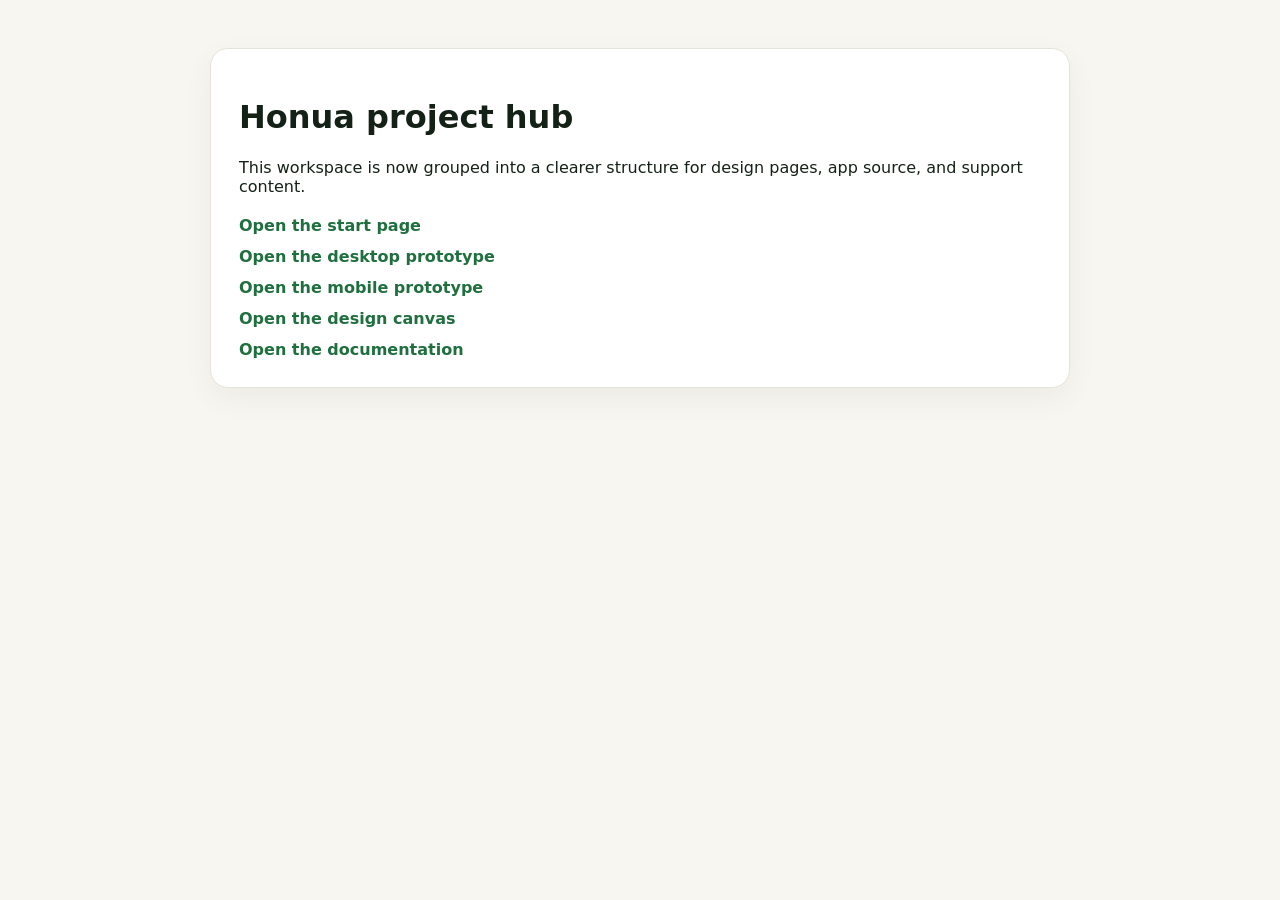
<file: index.html>
<!doctype html>
<html lang="en">
<head>
  <meta charset="utf-8">
  <meta name="viewport" content="width=device-width, initial-scale=1">
  <title>Honua Project</title>
  <style>
    body { font-family: Inter, system-ui, sans-serif; margin: 0; background: #f7f6f1; color: #142116; }
    main { max-width: 860px; margin: 0 auto; padding: 48px 24px 64px; }
    .card { background: white; border: 1px solid #e5e3db; border-radius: 18px; padding: 28px; box-shadow: 0 10px 30px rgba(0,0,0,.05); }
    a { color: #1f6f3f; font-weight: 600; text-decoration: none; }
    a:hover { text-decoration: underline; }
    .grid { display: grid; gap: 12px; margin-top: 20px; }
  </style>
</head>
<body>
  <main>
    <div class="card">
      <h1>Honua project hub</h1>
      <p>This workspace is now grouped into a clearer structure for design pages, app source, and support content.</p>
      <div class="grid">
        <a href="pages/Honua - Start here.html">Open the start page</a>
        <a href="pages/Desktop Prototype.html">Open the desktop prototype</a>
        <a href="pages/Mobile Prototype.html">Open the mobile prototype</a>
        <a href="pages/Honua redesign.html">Open the design canvas</a>
        <a href="pages/Honua - Documentation.html">Open the documentation</a>
      </div>
    </div>
  </main>
</body>
</html>
</file>
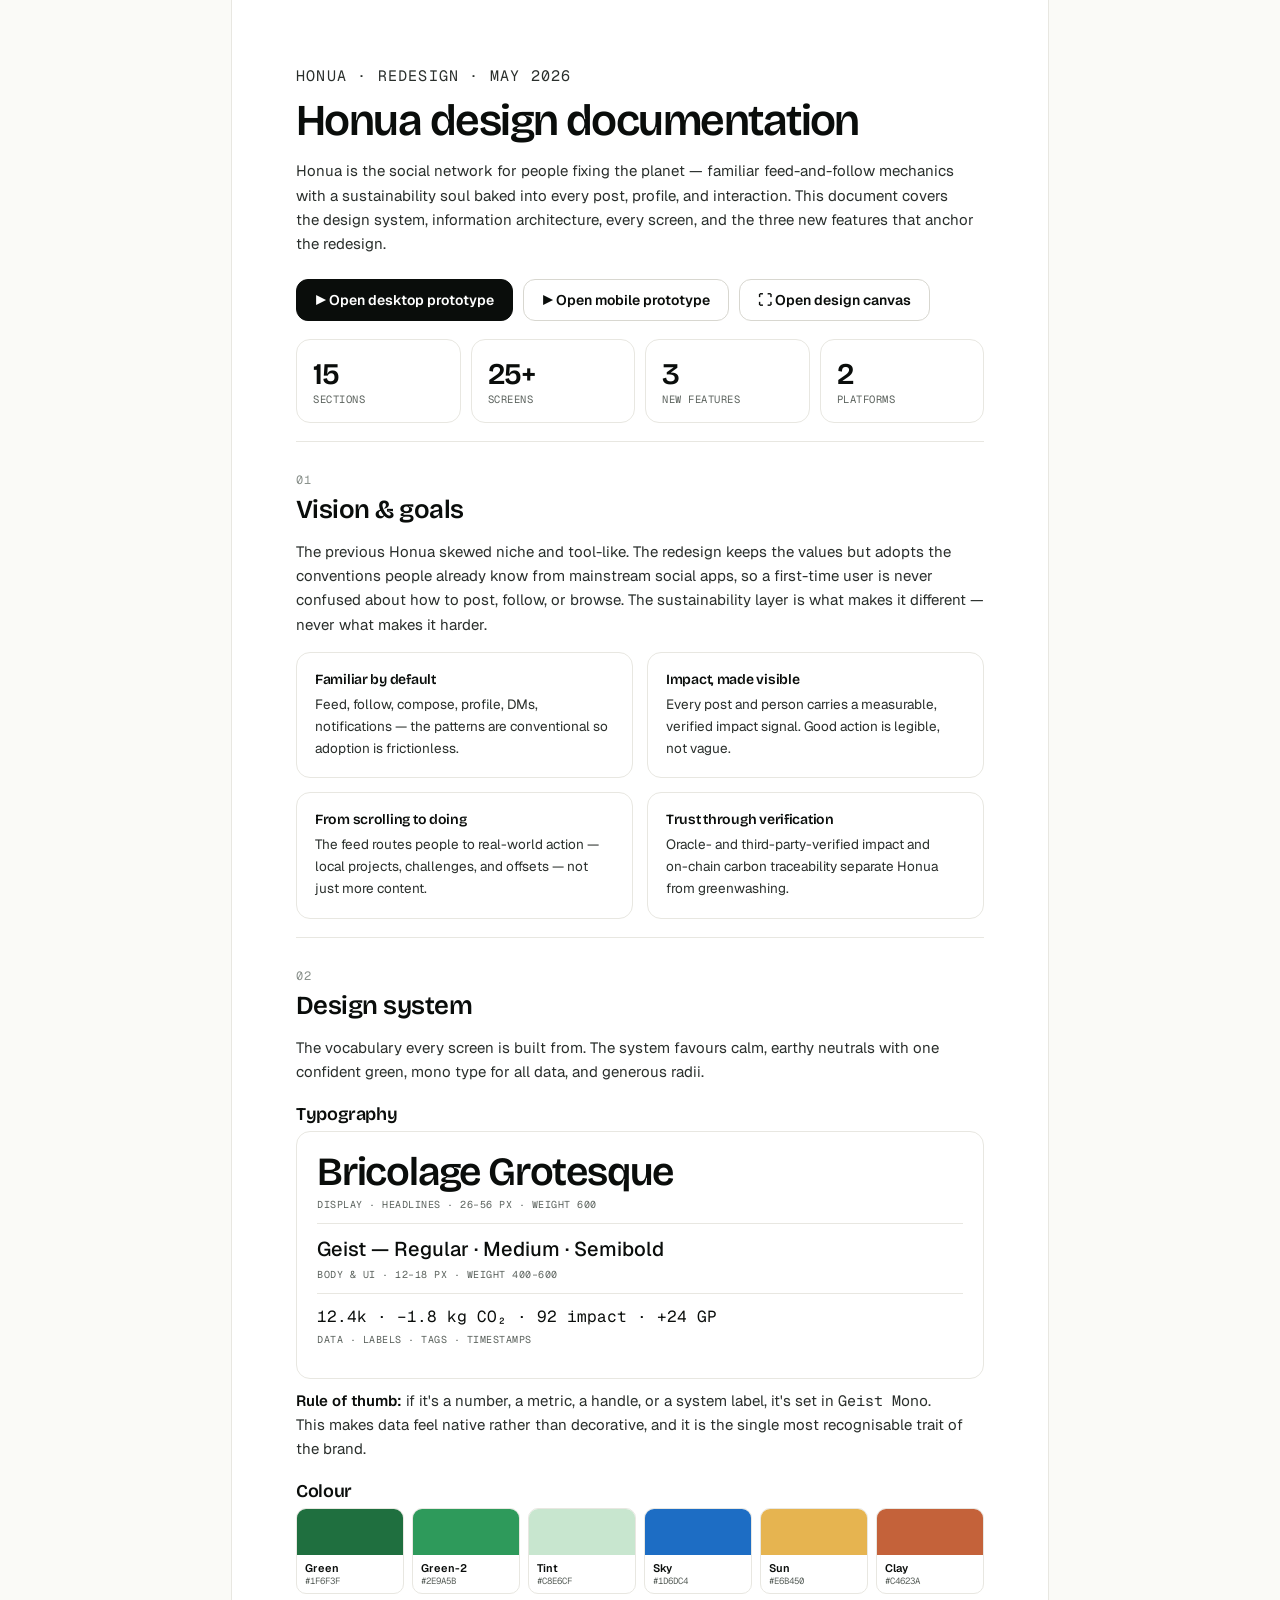
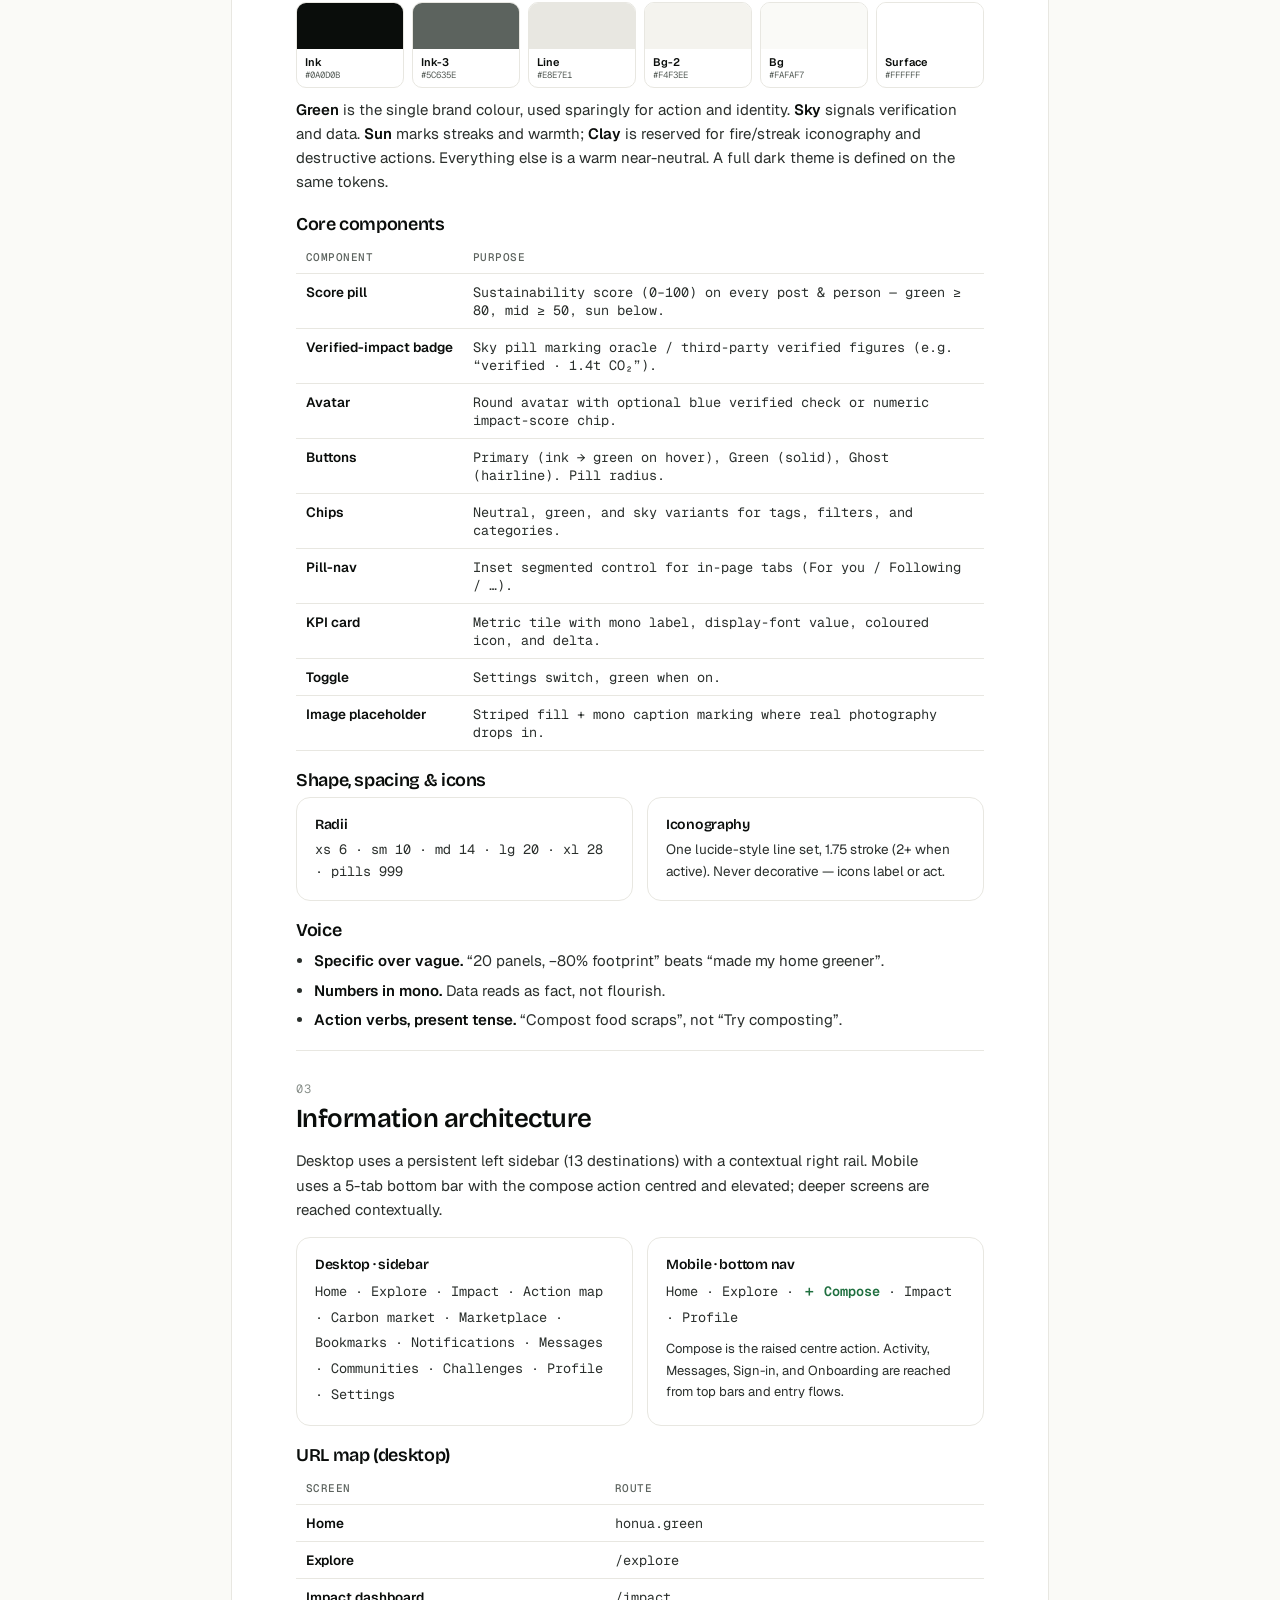
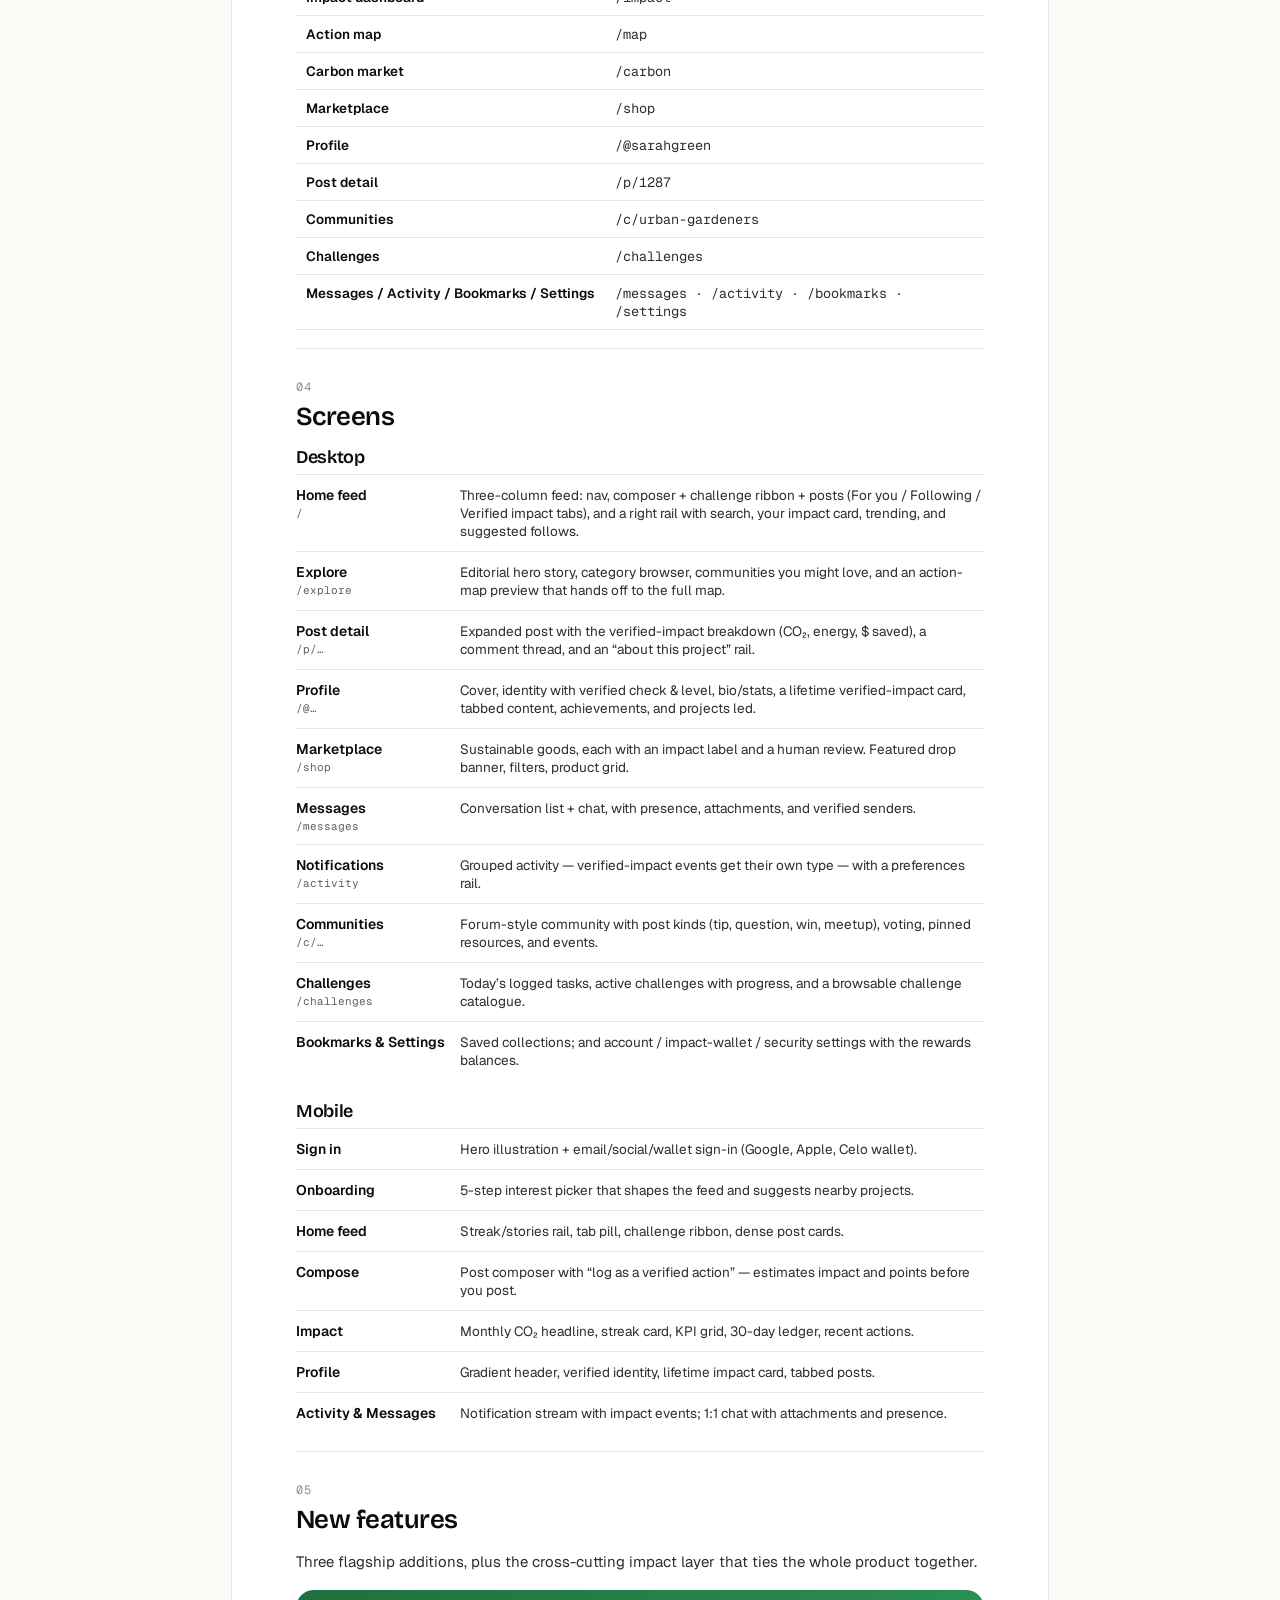
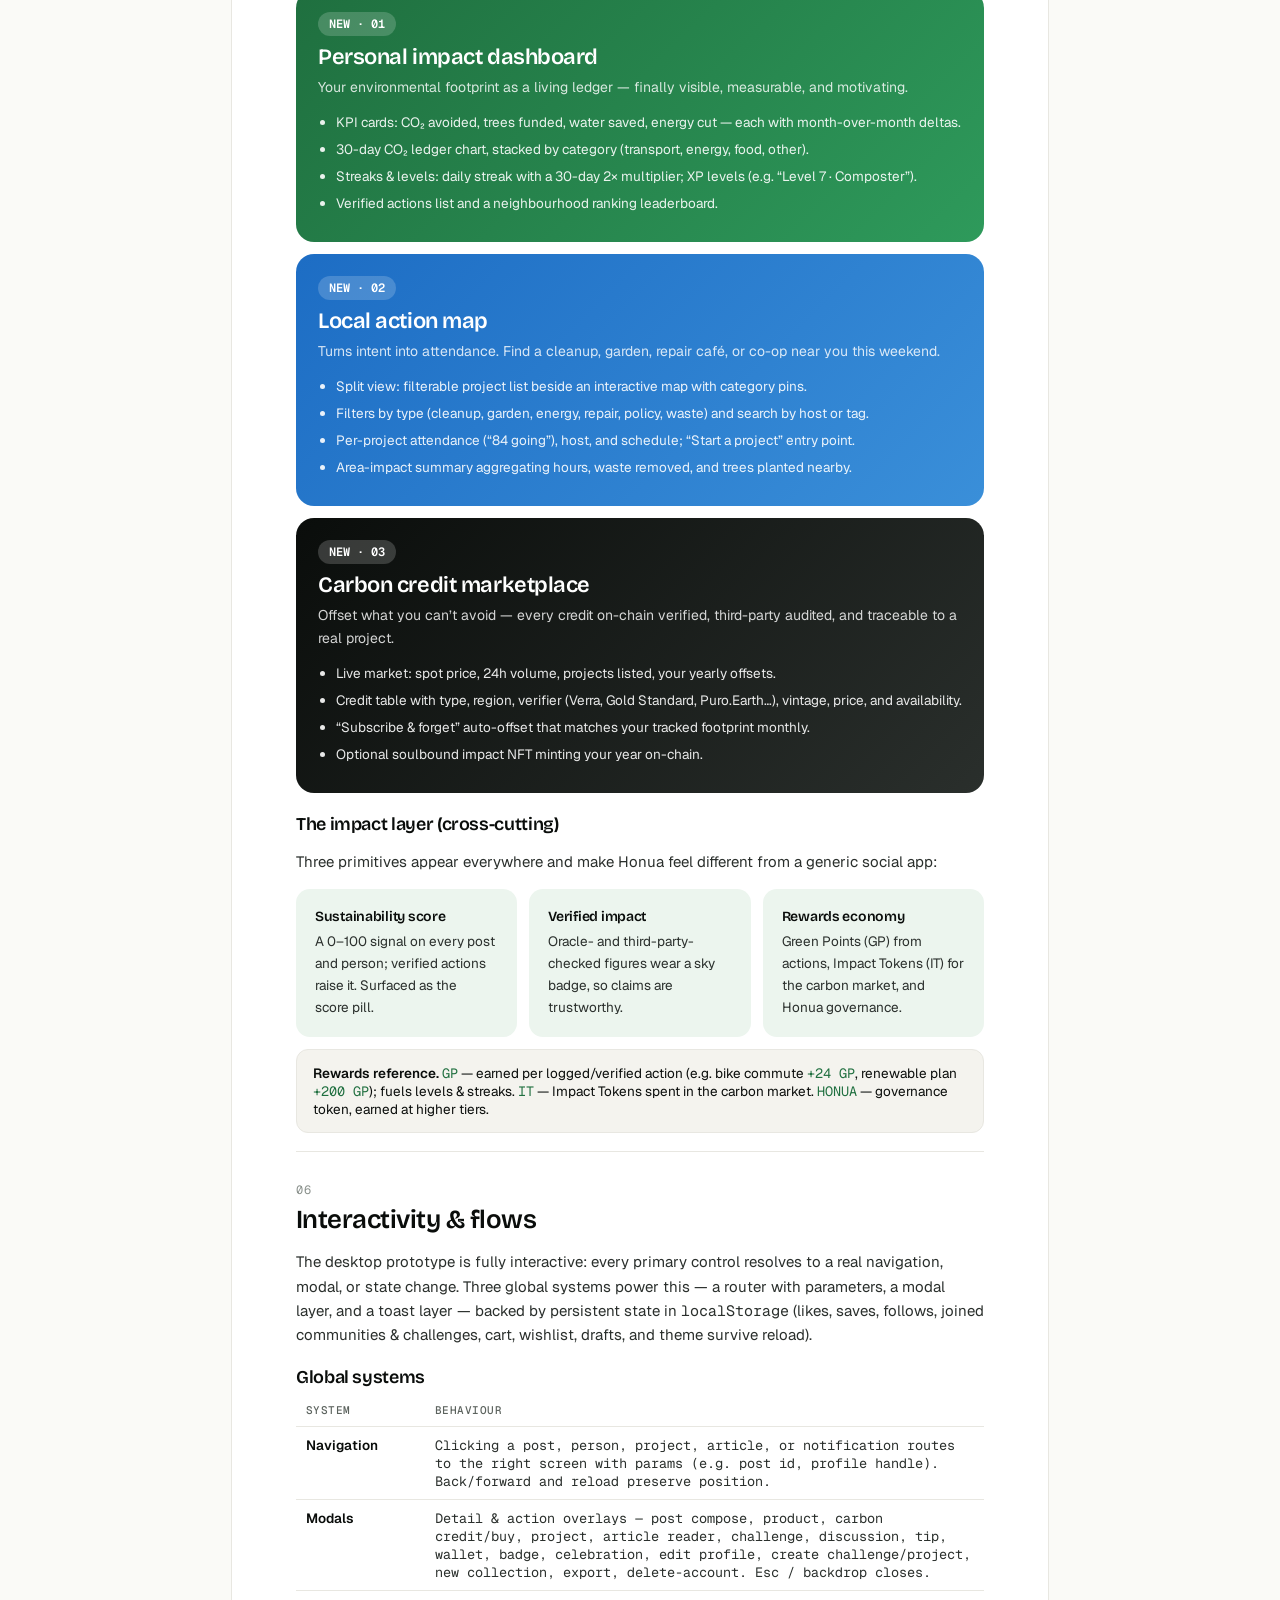
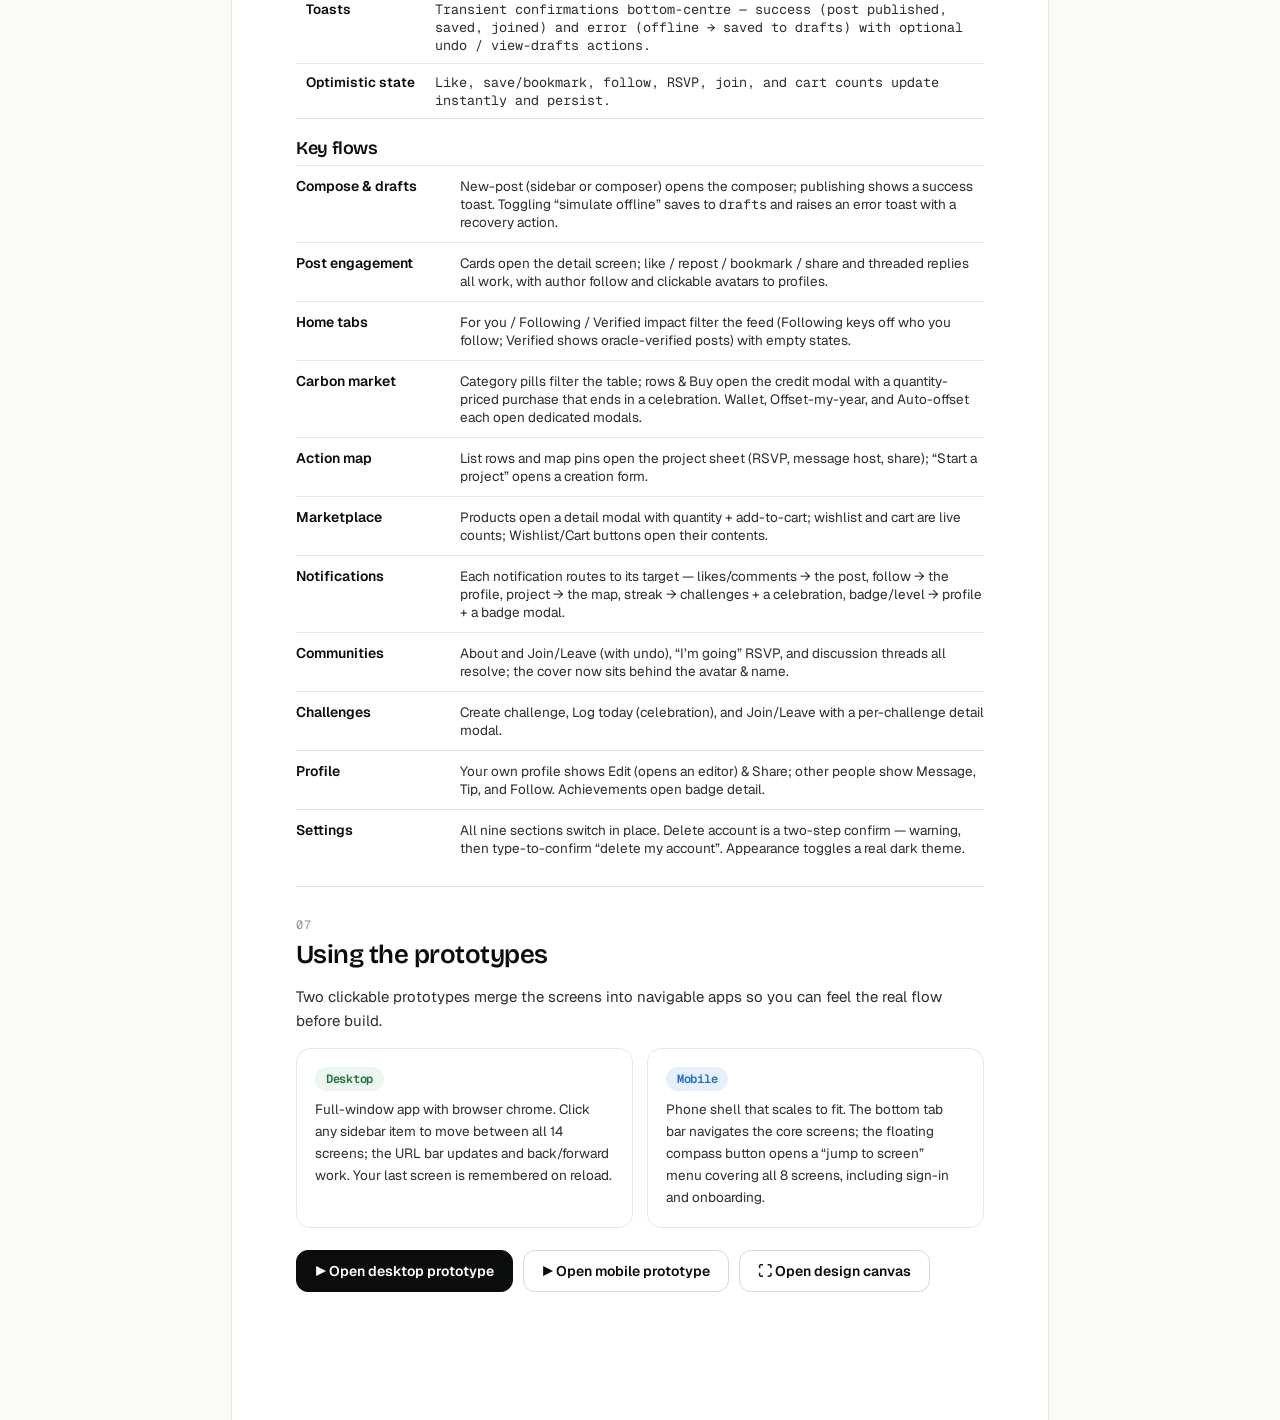
<file: pages/Honua - Documentation.html>
<!doctype html>
<html lang="en">
<head>
<meta charset="utf-8">
<meta name="viewport" content="width=device-width, initial-scale=1">
<title>Honua redesign · Design documentation</title>
<link rel="stylesheet" href="../src/styles.css">
<style>
  body { margin: 0; background: var(--bg); color: var(--ink); }
  .doc {
    box-sizing: border-box; max-width: 8.5in; margin: 0 auto;
    background: var(--surface);
    padding: 64px clamp(24px, 5vw, 0.9in) 110px;
    box-shadow: 0 0 0 1px var(--line);
  }
  .doc-frame { width: 100%; border-collapse: collapse; }
  .doc-frame td { padding: 0; }
  .hdr-space, .ftr-space { display: none; }

  /* type */
  .doc h1, .doc h2, .doc h3, .doc h4 { font-family: 'Bricolage Grotesque','Geist',serif; letter-spacing: -0.02em; text-wrap: balance; }
  .doc h1 { font-size: 44px; font-weight: 600; line-height: 1.05; margin: 0 0 8px; letter-spacing: -0.035em; }
  .doc h2 { font-size: 26px; font-weight: 600; margin: 0 0 14px; }
  .doc h3 { font-size: 18px; font-weight: 600; margin: 0 0 6px; }
  .doc h4 { font-size: 14px; font-weight: 600; margin: 0 0 4px; }
  .doc p, .doc li { font-size: 15px; line-height: 1.62; color: var(--ink-2); text-wrap: pretty; }
  .doc strong { color: var(--ink); font-weight: 600; }
  .mono { font-family: 'Geist Mono', monospace; }
  .eyebrow { font-family: 'Geist Mono', monospace; font-size: 12px; letter-spacing: .08em; color: var(--green); text-transform: uppercase; margin: 0 0 10px; }
  a { color: var(--green); }

  /* section rhythm */
  section { margin: 0 0 18px; padding-top: 30px; border-top: 1px solid var(--line); }
  section.lead { border-top: none; padding-top: 0; }
  .sec-num { font-family: 'Geist Mono', monospace; font-size: 12px; color: var(--ink-4); letter-spacing: .05em; display: block; margin-bottom: 6px; }

  .lede { font-size: 18px; line-height: 1.6; color: var(--ink-2); }

  /* layout helpers */
  .grid-2 { display: grid; grid-template-columns: 1fr 1fr; gap: 14px; }
  .grid-3 { display: grid; grid-template-columns: repeat(3,1fr); gap: 12px; }
  .grid-4 { display: grid; grid-template-columns: repeat(4,1fr); gap: 10px; }

  .card { background: var(--surface); border: 1px solid var(--line); border-radius: 14px; padding: 18px; }
  .card.tint { background: var(--green-tint); border-color: transparent; }
  .card h4 { margin-bottom: 6px; }
  .card p { font-size: 13.5px; margin: 0; }

  .kpi { background: var(--surface); border: 1px solid var(--line); border-radius: 14px; padding: 16px; }
  .kpi .v { font-family: 'Bricolage Grotesque'; font-size: 30px; font-weight: 600; letter-spacing: -0.03em; }
  .kpi .v small { font-size: 14px; color: var(--ink-3); font-weight: 500; }
  .kpi .l { font-family: 'Geist Mono', monospace; font-size: 10.5px; color: var(--ink-3); letter-spacing: .05em; text-transform: uppercase; }

  /* swatch */
  .swatches { display: grid; grid-template-columns: repeat(6,1fr); gap: 8px; }
  .sw { border: 1px solid var(--line); border-radius: 10px; overflow: hidden; }
  .sw .chip-c { height: 46px; }
  .sw .meta { padding: 6px 8px; }
  .sw .meta .n { font-size: 11px; font-weight: 600; }
  .sw .meta .h { font-size: 9px; font-family: 'Geist Mono',monospace; color: var(--ink-3); }

  /* type specimen */
  .specimen { background: var(--surface); border: 1px solid var(--line); border-radius: 14px; padding: 20px; }
  .specimen .row { padding: 12px 0; border-top: 1px solid var(--line); }
  .specimen .row:first-child { border-top: none; padding-top: 0; }
  .specimen .tag { font-family: 'Geist Mono', monospace; font-size: 10px; color: var(--ink-3); letter-spacing: .05em; }

  /* spec table */
  table.spec { width: 100%; border-collapse: collapse; margin: 6px 0 2px; }
  table.spec th, table.spec td { text-align: left; padding: 9px 10px; font-size: 13.5px; border-bottom: 1px solid var(--line); vertical-align: top; }
  table.spec th { font-family: 'Geist Mono', monospace; font-size: 11px; letter-spacing: .04em; color: var(--ink-3); text-transform: uppercase; font-weight: 500; }
  table.spec td:first-child { font-weight: 600; color: var(--ink); white-space: nowrap; }
  table.spec .mono { color: var(--ink-2); }

  ul.clean { margin: 8px 0; padding-left: 18px; }
  ul.clean li { margin-bottom: 5px; }

  .pill { display: inline-flex; align-items: center; gap: 6px; padding: 4px 11px; border-radius: 999px; font-size: 12px; font-weight: 600; font-family: 'Geist Mono',monospace; }
  .pill.new { background: var(--ink); color: #fff; }
  .pill.green { background: var(--green-tint); color: var(--green); }
  .pill.sky { background: var(--sky-tint); color: var(--sky); }

  .feature { border-radius: 18px; padding: 22px; color: #fff; margin-bottom: 12px; }
  .feature .t { font-family: 'Bricolage Grotesque'; font-size: 22px; font-weight: 600; letter-spacing: -0.02em; margin: 8px 0 6px; }
  .feature p { color: rgba(255,255,255,.82); font-size: 14px; margin: 0 0 14px; }
  .feature ul { margin: 0; padding-left: 18px; }
  .feature li { color: rgba(255,255,255,.9); font-size: 13.5px; margin-bottom: 5px; }

  .toolbar { display: flex; gap: 10px; flex-wrap: wrap; margin: 22px 0 8px; }
  .toolbar a {
    display: inline-flex; align-items: center; gap: 8px; text-decoration: none;
    padding: 11px 18px; border-radius: 12px; font-weight: 600; font-size: 14px;
    background: var(--ink); color: #fff; border: 1px solid var(--ink);
  }
  .toolbar a.ghost { background: transparent; color: var(--ink); border-color: var(--line-2); }

  .callout { background: var(--bg-2); border: 1px solid var(--line); border-radius: 12px; padding: 14px 16px; margin: 12px 0; font-size: 13.5px; }
  .callout .mono { color: var(--green); }

  .map-row { display: grid; grid-template-columns: 150px 1fr; gap: 14px; padding: 11px 0; border-top: 1px solid var(--line); align-items: baseline; }
  .map-row:first-child { border-top: none; }
  .map-row .k { font-weight: 600; font-size: 14px; }
  .map-row .k .mono { display: block; font-size: 11px; color: var(--ink-3); font-weight: 400; margin-top: 2px; }
  .map-row .d { font-size: 13.5px; color: var(--ink-2); }

  @page { size: letter; margin: 0; }
  @media print {
    html { -webkit-print-color-adjust: exact; print-color-adjust: exact; }
    html, body { margin: 0; padding: 0; background: #fff; }
    .doc { max-width: none !important; margin: 0 !important; padding: 0 0.7in !important; box-shadow: none !important; background: #fff; }
    .hdr-space, .ftr-space { display: table-cell; height: 0.7in; }
    h1, h2, h3, h4 { break-after: avoid; }
    section, .card, .kpi, .feature, .specimen, figure, table, tr, .map-row { break-inside: avoid; }
    p, li { orphans: 3; widows: 3; }
    .screen-only { display: none !important; }
  }
</style>
</head>
<body>
<main class="doc">
<table class="doc-frame" role="presentation">
<thead><tr><td class="hdr-space"></td></tr></thead>
<tbody><tr><td>

<section class="lead">
  <p class="eyebrow">Honua · Redesign · May 2026</p>
  <h1>Honua design documentation</h1>
  <p class="lede">Honua is the social network for people fixing the planet — familiar feed-and-follow mechanics with a sustainability soul baked into every post, profile, and interaction. This document covers the design system, information architecture, every screen, and the three new features that anchor the redesign.</p>

  <div class="toolbar screen-only">
    <a href="Desktop Prototype.html">▶ Open desktop prototype</a>
    <a class="ghost" href="Mobile Prototype.html">▶ Open mobile prototype</a>
    <a class="ghost" href="Honua redesign.html">⛶ Open design canvas</a>
  </div>

  <div class="grid-4" style="margin-top:18px">
    <div class="kpi"><div class="v">15</div><div class="l">Sections</div></div>
    <div class="kpi"><div class="v">25+</div><div class="l">Screens</div></div>
    <div class="kpi"><div class="v">3</div><div class="l">New features</div></div>
    <div class="kpi"><div class="v">2</div><div class="l">Platforms</div></div>
  </div>
</section>

<!-- 01 — VISION -->
<section>
  <span class="sec-num">01</span>
  <h2>Vision &amp; goals</h2>
  <p>The previous Honua skewed niche and tool-like. The redesign keeps the values but adopts the conventions people already know from mainstream social apps, so a first-time user is never confused about how to post, follow, or browse. The sustainability layer is what makes it different — never what makes it harder.</p>
  <div class="grid-2" style="margin-top:12px">
    <div class="card"><h4>Familiar by default</h4><p>Feed, follow, compose, profile, DMs, notifications — the patterns are conventional so adoption is frictionless.</p></div>
    <div class="card"><h4>Impact, made visible</h4><p>Every post and person carries a measurable, verified impact signal. Good action is legible, not vague.</p></div>
    <div class="card"><h4>From scrolling to doing</h4><p>The feed routes people to real-world action — local projects, challenges, and offsets — not just more content.</p></div>
    <div class="card"><h4>Trust through verification</h4><p>Oracle- and third-party-verified impact and on-chain carbon traceability separate Honua from greenwashing.</p></div>
  </div>
</section>

<!-- 02 — DESIGN SYSTEM -->
<section>
  <span class="sec-num">02</span>
  <h2>Design system</h2>
  <p>The vocabulary every screen is built from. The system favours calm, earthy neutrals with one confident green, mono type for all data, and generous radii.</p>

  <h3 style="margin-top:18px">Typography</h3>
  <div class="specimen">
    <div class="row">
      <div class="font-display" style="font-size:40px;font-weight:600;letter-spacing:-0.03em;line-height:1">Bricolage Grotesque</div>
      <div class="tag" style="margin-top:6px">DISPLAY · HEADLINES · 26–56 PX · WEIGHT 600</div>
    </div>
    <div class="row">
      <div style="font-family:'Geist';font-size:20px;font-weight:500">Geist — Regular · Medium · Semibold</div>
      <div class="tag" style="margin-top:6px">BODY &amp; UI · 12–18 PX · WEIGHT 400–600</div>
    </div>
    <div class="row">
      <div class="mono" style="font-size:16px">12.4k · −1.8 kg CO₂ · 92 impact · +24 GP</div>
      <div class="tag" style="margin-top:6px">DATA · LABELS · TAGS · TIMESTAMPS</div>
    </div>
  </div>
  <p style="margin-top:10px"><strong>Rule of thumb:</strong> if it's a number, a metric, a handle, or a system label, it's set in <span class="mono">Geist Mono</span>. This makes data feel native rather than decorative, and it is the single most recognisable trait of the brand.</p>

  <h3 style="margin-top:18px">Colour</h3>
  <div class="swatches">
    <div class="sw"><div class="chip-c" style="background:#1f6f3f"></div><div class="meta"><div class="n">Green</div><div class="h">#1F6F3F</div></div></div>
    <div class="sw"><div class="chip-c" style="background:#2e9a5b"></div><div class="meta"><div class="n">Green-2</div><div class="h">#2E9A5B</div></div></div>
    <div class="sw"><div class="chip-c" style="background:#c8e6cf"></div><div class="meta"><div class="n">Tint</div><div class="h">#C8E6CF</div></div></div>
    <div class="sw"><div class="chip-c" style="background:#1d6dc4"></div><div class="meta"><div class="n">Sky</div><div class="h">#1D6DC4</div></div></div>
    <div class="sw"><div class="chip-c" style="background:#e6b450"></div><div class="meta"><div class="n">Sun</div><div class="h">#E6B450</div></div></div>
    <div class="sw"><div class="chip-c" style="background:#c4623a"></div><div class="meta"><div class="n">Clay</div><div class="h">#C4623A</div></div></div>
    <div class="sw"><div class="chip-c" style="background:#0a0d0b"></div><div class="meta"><div class="n">Ink</div><div class="h">#0A0D0B</div></div></div>
    <div class="sw"><div class="chip-c" style="background:#5c635e"></div><div class="meta"><div class="n">Ink-3</div><div class="h">#5C635E</div></div></div>
    <div class="sw"><div class="chip-c" style="background:#e8e7e1"></div><div class="meta"><div class="n">Line</div><div class="h">#E8E7E1</div></div></div>
    <div class="sw"><div class="chip-c" style="background:#f4f3ee"></div><div class="meta"><div class="n">Bg-2</div><div class="h">#F4F3EE</div></div></div>
    <div class="sw"><div class="chip-c" style="background:#fafaf7"></div><div class="meta"><div class="n">Bg</div><div class="h">#FAFAF7</div></div></div>
    <div class="sw"><div class="chip-c" style="background:#ffffff"></div><div class="meta"><div class="n">Surface</div><div class="h">#FFFFFF</div></div></div>
  </div>
  <p style="margin-top:10px"><strong>Green</strong> is the single brand colour, used sparingly for action and identity. <strong>Sky</strong> signals verification and data. <strong>Sun</strong> marks streaks and warmth; <strong>Clay</strong> is reserved for fire/streak iconography and destructive actions. Everything else is a warm near-neutral. A full dark theme is defined on the same tokens.</p>

  <h3 style="margin-top:18px">Core components</h3>
  <table class="spec">
    <thead><tr><th>Component</th><th>Purpose</th></tr></thead>
    <tbody>
      <tr><td>Score pill</td><td class="mono">Sustainability score (0–100) on every post &amp; person — green ≥ 80, mid ≥ 50, sun below.</td></tr>
      <tr><td>Verified-impact badge</td><td class="mono">Sky pill marking oracle / third-party verified figures (e.g. “verified · 1.4t CO₂”).</td></tr>
      <tr><td>Avatar</td><td class="mono">Round avatar with optional blue verified check or numeric impact-score chip.</td></tr>
      <tr><td>Buttons</td><td class="mono">Primary (ink → green on hover), Green (solid), Ghost (hairline). Pill radius.</td></tr>
      <tr><td>Chips</td><td class="mono">Neutral, green, and sky variants for tags, filters, and categories.</td></tr>
      <tr><td>Pill-nav</td><td class="mono">Inset segmented control for in-page tabs (For you / Following / …).</td></tr>
      <tr><td>KPI card</td><td class="mono">Metric tile with mono label, display-font value, coloured icon, and delta.</td></tr>
      <tr><td>Toggle</td><td class="mono">Settings switch, green when on.</td></tr>
      <tr><td>Image placeholder</td><td class="mono">Striped fill + mono caption marking where real photography drops in.</td></tr>
    </tbody>
  </table>

  <h3 style="margin-top:18px">Shape, spacing &amp; icons</h3>
  <div class="grid-2">
    <div class="card"><h4>Radii</h4><p class="mono" style="color:var(--ink-2)">xs 6 · sm 10 · md 14 · lg 20 · xl 28 · pills 999</p></div>
    <div class="card"><h4>Iconography</h4><p>One lucide-style line set, 1.75 stroke (2+ when active). Never decorative — icons label or act.</p></div>
  </div>

  <h3 style="margin-top:18px">Voice</h3>
  <ul class="clean">
    <li><strong>Specific over vague.</strong> “20 panels, −80% footprint” beats “made my home greener”.</li>
    <li><strong>Numbers in mono.</strong> Data reads as fact, not flourish.</li>
    <li><strong>Action verbs, present tense.</strong> “Compost food scraps”, not “Try composting”.</li>
  </ul>
</section>

<!-- 03 — IA -->
<section>
  <span class="sec-num">03</span>
  <h2>Information architecture</h2>
  <p>Desktop uses a persistent left sidebar (13 destinations) with a contextual right rail. Mobile uses a 5-tab bottom bar with the compose action centred and elevated; deeper screens are reached contextually.</p>

  <div class="grid-2" style="margin-top:6px">
    <div class="card">
      <h4>Desktop · sidebar</h4>
      <p class="mono" style="color:var(--ink-2);line-height:1.9">Home · Explore · Impact · Action map · Carbon market · Marketplace · Bookmarks · Notifications · Messages · Communities · Challenges · Profile · Settings</p>
    </div>
    <div class="card">
      <h4>Mobile · bottom nav</h4>
      <p class="mono" style="color:var(--ink-2);line-height:1.9">Home · Explore · <strong style="color:var(--green)">＋ Compose</strong> · Impact · Profile</p>
      <p style="margin-top:8px;font-size:13px">Compose is the raised centre action. Activity, Messages, Sign-in, and Onboarding are reached from top bars and entry flows.</p>
    </div>
  </div>

  <h3 style="margin-top:18px">URL map (desktop)</h3>
  <table class="spec">
    <thead><tr><th>Screen</th><th>Route</th></tr></thead>
    <tbody>
      <tr><td>Home</td><td class="mono">honua.green</td></tr>
      <tr><td>Explore</td><td class="mono">/explore</td></tr>
      <tr><td>Impact dashboard</td><td class="mono">/impact</td></tr>
      <tr><td>Action map</td><td class="mono">/map</td></tr>
      <tr><td>Carbon market</td><td class="mono">/carbon</td></tr>
      <tr><td>Marketplace</td><td class="mono">/shop</td></tr>
      <tr><td>Profile</td><td class="mono">/@sarahgreen</td></tr>
      <tr><td>Post detail</td><td class="mono">/p/1287</td></tr>
      <tr><td>Communities</td><td class="mono">/c/urban-gardeners</td></tr>
      <tr><td>Challenges</td><td class="mono">/challenges</td></tr>
      <tr><td>Messages / Activity / Bookmarks / Settings</td><td class="mono">/messages · /activity · /bookmarks · /settings</td></tr>
    </tbody>
  </table>
</section>

<!-- 04 — SCREENS -->
<section>
  <span class="sec-num">04</span>
  <h2>Screens</h2>

  <h3>Desktop</h3>
  <div class="map-row"><div class="k">Home feed<span class="mono">/</span></div><div class="d">Three-column feed: nav, composer + challenge ribbon + posts (For you / Following / Verified impact tabs), and a right rail with search, your impact card, trending, and suggested follows.</div></div>
  <div class="map-row"><div class="k">Explore<span class="mono">/explore</span></div><div class="d">Editorial hero story, category browser, communities you might love, and an action-map preview that hands off to the full map.</div></div>
  <div class="map-row"><div class="k">Post detail<span class="mono">/p/…</span></div><div class="d">Expanded post with the verified-impact breakdown (CO₂, energy, $ saved), a comment thread, and an “about this project” rail.</div></div>
  <div class="map-row"><div class="k">Profile<span class="mono">/@…</span></div><div class="d">Cover, identity with verified check &amp; level, bio/stats, a lifetime verified-impact card, tabbed content, achievements, and projects led.</div></div>
  <div class="map-row"><div class="k">Marketplace<span class="mono">/shop</span></div><div class="d">Sustainable goods, each with an impact label and a human review. Featured drop banner, filters, product grid.</div></div>
  <div class="map-row"><div class="k">Messages<span class="mono">/messages</span></div><div class="d">Conversation list + chat, with presence, attachments, and verified senders.</div></div>
  <div class="map-row"><div class="k">Notifications<span class="mono">/activity</span></div><div class="d">Grouped activity — verified-impact events get their own type — with a preferences rail.</div></div>
  <div class="map-row"><div class="k">Communities<span class="mono">/c/…</span></div><div class="d">Forum-style community with post kinds (tip, question, win, meetup), voting, pinned resources, and events.</div></div>
  <div class="map-row"><div class="k">Challenges<span class="mono">/challenges</span></div><div class="d">Today’s logged tasks, active challenges with progress, and a browsable challenge catalogue.</div></div>
  <div class="map-row"><div class="k">Bookmarks &amp; Settings</div><div class="d">Saved collections; and account / impact-wallet / security settings with the rewards balances.</div></div>

  <h3 style="margin-top:20px">Mobile</h3>
  <div class="map-row"><div class="k">Sign in</div><div class="d">Hero illustration + email/social/wallet sign-in (Google, Apple, Celo wallet).</div></div>
  <div class="map-row"><div class="k">Onboarding</div><div class="d">5-step interest picker that shapes the feed and suggests nearby projects.</div></div>
  <div class="map-row"><div class="k">Home feed</div><div class="d">Streak/stories rail, tab pill, challenge ribbon, dense post cards.</div></div>
  <div class="map-row"><div class="k">Compose</div><div class="d">Post composer with “log as a verified action” — estimates impact and points before you post.</div></div>
  <div class="map-row"><div class="k">Impact</div><div class="d">Monthly CO₂ headline, streak card, KPI grid, 30-day ledger, recent actions.</div></div>
  <div class="map-row"><div class="k">Profile</div><div class="d">Gradient header, verified identity, lifetime impact card, tabbed posts.</div></div>
  <div class="map-row"><div class="k">Activity &amp; Messages</div><div class="d">Notification stream with impact events; 1:1 chat with attachments and presence.</div></div>
</section>

<!-- 05 — NEW FEATURES -->
<section>
  <span class="sec-num">05</span>
  <h2>New features</h2>
  <p>Three flagship additions, plus the cross-cutting impact layer that ties the whole product together.</p>

  <div class="feature" style="background:linear-gradient(135deg,#1f6f3f,#2e9a5b)">
    <span class="pill" style="background:rgba(255,255,255,.18);color:#fff">NEW · 01</span>
    <div class="t">Personal impact dashboard</div>
    <p>Your environmental footprint as a living ledger — finally visible, measurable, and motivating.</p>
    <ul>
      <li>KPI cards: CO₂ avoided, trees funded, water saved, energy cut — each with month-over-month deltas.</li>
      <li>30-day CO₂ ledger chart, stacked by category (transport, energy, food, other).</li>
      <li>Streaks &amp; levels: daily streak with a 30-day 2× multiplier; XP levels (e.g. “Level 7 · Composter”).</li>
      <li>Verified actions list and a neighbourhood ranking leaderboard.</li>
    </ul>
  </div>

  <div class="feature" style="background:linear-gradient(135deg,#1d6dc4,#3a8fd9)">
    <span class="pill" style="background:rgba(255,255,255,.18);color:#fff">NEW · 02</span>
    <div class="t">Local action map</div>
    <p>Turns intent into attendance. Find a cleanup, garden, repair café, or co-op near you this weekend.</p>
    <ul>
      <li>Split view: filterable project list beside an interactive map with category pins.</li>
      <li>Filters by type (cleanup, garden, energy, repair, policy, waste) and search by host or tag.</li>
      <li>Per-project attendance (“84 going”), host, and schedule; “Start a project” entry point.</li>
      <li>Area-impact summary aggregating hours, waste removed, and trees planted nearby.</li>
    </ul>
  </div>

  <div class="feature" style="background:linear-gradient(135deg,#0a0d0b,#2a2f2c)">
    <span class="pill" style="background:rgba(255,255,255,.18);color:#fff">NEW · 03</span>
    <div class="t">Carbon credit marketplace</div>
    <p>Offset what you can’t avoid — every credit on-chain verified, third-party audited, and traceable to a real project.</p>
    <ul>
      <li>Live market: spot price, 24h volume, projects listed, your yearly offsets.</li>
      <li>Credit table with type, region, verifier (Verra, Gold Standard, Puro.Earth…), vintage, price, and availability.</li>
      <li>“Subscribe &amp; forget” auto-offset that matches your tracked footprint monthly.</li>
      <li>Optional soulbound impact NFT minting your year on-chain.</li>
    </ul>
  </div>

  <h3 style="margin-top:20px">The impact layer (cross-cutting)</h3>
  <p>Three primitives appear everywhere and make Honua feel different from a generic social app:</p>
  <div class="grid-3">
    <div class="card tint"><h4>Sustainability score</h4><p>A 0–100 signal on every post and person; verified actions raise it. Surfaced as the score pill.</p></div>
    <div class="card tint"><h4>Verified impact</h4><p>Oracle- and third-party-checked figures wear a sky badge, so claims are trustworthy.</p></div>
    <div class="card tint"><h4>Rewards economy</h4><p>Green Points (GP) from actions, Impact Tokens (IT) for the carbon market, and Honua governance.</p></div>
  </div>
  <div class="callout">
    <strong>Rewards reference.</strong>
    <span class="mono">GP</span> — earned per logged/verified action (e.g. bike commute <span class="mono">+24 GP</span>, renewable plan <span class="mono">+200 GP</span>); fuels levels &amp; streaks.
    <span class="mono">IT</span> — Impact Tokens spent in the carbon market.
    <span class="mono">HONUA</span> — governance token, earned at higher tiers.
  </div>
</section>

<!-- 06 — INTERACTIVITY -->
<section>
  <span class="sec-num">06</span>
  <h2>Interactivity &amp; flows</h2>
  <p>The desktop prototype is fully interactive: every primary control resolves to a real navigation, modal, or state change. Three global systems power this — a router with parameters, a modal layer, and a toast layer — backed by persistent state in <span class="mono">localStorage</span> (likes, saves, follows, joined communities &amp; challenges, cart, wishlist, drafts, and theme survive reload).</p>

  <h3 style="margin-top:18px">Global systems</h3>
  <table class="spec">
    <thead><tr><th>System</th><th>Behaviour</th></tr></thead>
    <tbody>
      <tr><td>Navigation</td><td class="mono">Clicking a post, person, project, article, or notification routes to the right screen with params (e.g. post id, profile handle). Back/forward and reload preserve position.</td></tr>
      <tr><td>Modals</td><td class="mono">Detail &amp; action overlays — post compose, product, carbon credit/buy, project, article reader, challenge, discussion, tip, wallet, badge, celebration, edit profile, create challenge/project, new collection, export, delete-account. Esc / backdrop closes.</td></tr>
      <tr><td>Toasts</td><td class="mono">Transient confirmations bottom-centre — success (post published, saved, joined) and error (offline → saved to drafts) with optional undo / view-drafts actions.</td></tr>
      <tr><td>Optimistic state</td><td class="mono">Like, save/bookmark, follow, RSVP, join, and cart counts update instantly and persist.</td></tr>
    </tbody>
  </table>

  <h3 style="margin-top:18px">Key flows</h3>
  <div class="map-row"><div class="k">Compose &amp; drafts</div><div class="d">New-post (sidebar or composer) opens the composer; publishing shows a success toast. Toggling “simulate offline” saves to <span class="mono">drafts</span> and raises an error toast with a recovery action.</div></div>
  <div class="map-row"><div class="k">Post engagement</div><div class="d">Cards open the detail screen; like / repost / bookmark / share and threaded replies all work, with author follow and clickable avatars to profiles.</div></div>
  <div class="map-row"><div class="k">Home tabs</div><div class="d">For you / Following / Verified impact filter the feed (Following keys off who you follow; Verified shows oracle-verified posts) with empty states.</div></div>
  <div class="map-row"><div class="k">Carbon market</div><div class="d">Category pills filter the table; rows &amp; Buy open the credit modal with a quantity-priced purchase that ends in a celebration. Wallet, Offset-my-year, and Auto-offset each open dedicated modals.</div></div>
  <div class="map-row"><div class="k">Action map</div><div class="d">List rows and map pins open the project sheet (RSVP, message host, share); “Start a project” opens a creation form.</div></div>
  <div class="map-row"><div class="k">Marketplace</div><div class="d">Products open a detail modal with quantity + add-to-cart; wishlist and cart are live counts; Wishlist/Cart buttons open their contents.</div></div>
  <div class="map-row"><div class="k">Notifications</div><div class="d">Each notification routes to its target — likes/comments → the post, follow → the profile, project → the map, streak → challenges + a celebration, badge/level → profile + a badge modal.</div></div>
  <div class="map-row"><div class="k">Communities</div><div class="d">About and Join/Leave (with undo), “I’m going” RSVP, and discussion threads all resolve; the cover now sits behind the avatar &amp; name.</div></div>
  <div class="map-row"><div class="k">Challenges</div><div class="d">Create challenge, Log today (celebration), and Join/Leave with a per-challenge detail modal.</div></div>
  <div class="map-row"><div class="k">Profile</div><div class="d">Your own profile shows Edit (opens an editor) &amp; Share; other people show Message, Tip, and Follow. Achievements open badge detail.</div></div>
  <div class="map-row"><div class="k">Settings</div><div class="d">All nine sections switch in place. Delete account is a two-step confirm — warning, then type-to-confirm “delete my account”. Appearance toggles a real dark theme.</div></div>
</section>

<!-- 07 — PROTOTYPES -->
<section>
  <span class="sec-num">07</span>
  <h2>Using the prototypes</h2>
  <p>Two clickable prototypes merge the screens into navigable apps so you can feel the real flow before build.</p>
  <div class="grid-2">
    <div class="card">
      <h4><span class="pill green">Desktop</span></h4>
      <p style="margin-top:8px">Full-window app with browser chrome. Click any sidebar item to move between all 14 screens; the URL bar updates and back/forward work. Your last screen is remembered on reload.</p>
    </div>
    <div class="card">
      <h4><span class="pill sky">Mobile</span></h4>
      <p style="margin-top:8px">Phone shell that scales to fit. The bottom tab bar navigates the core screens; the floating compass button opens a “jump to screen” menu covering all 8 screens, including sign-in and onboarding.</p>
    </div>
  </div>
  <div class="toolbar screen-only">
    <a href="Desktop Prototype.html">▶ Open desktop prototype</a>
    <a class="ghost" href="Mobile Prototype.html">▶ Open mobile prototype</a>
    <a class="ghost" href="Honua redesign.html">⛶ Open design canvas</a>
  </div>
</section>

</td></tr></tbody>
<tfoot><tr><td class="ftr-space"></td></tr></tfoot>
</table>
</main>
</body>
</html>
</file>
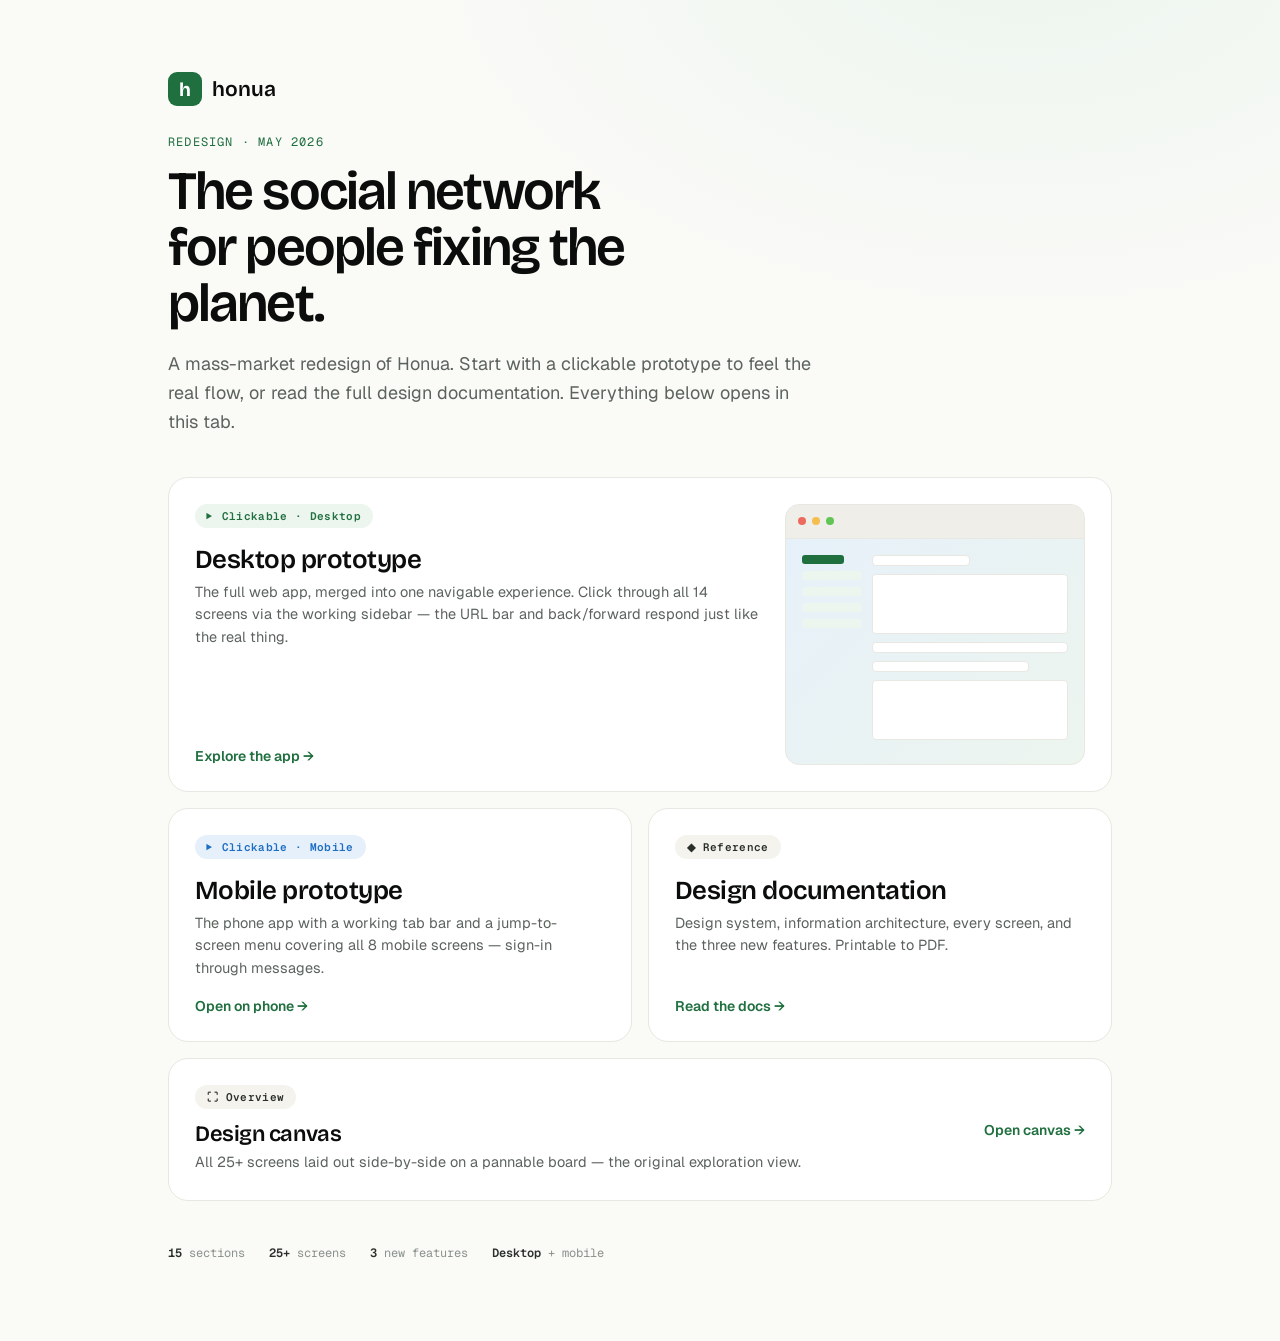
<file: pages/Honua - Start here.html>
<!doctype html>
<html lang="en">
<head>
<meta charset="utf-8">
<meta name="viewport" content="width=device-width, initial-scale=1">
<title>Honua redesign · Start here</title>
<link rel="stylesheet" href="../src/styles.css">
<style>
  body { margin: 0; min-height: 100vh; background:
    radial-gradient(1100px 700px at 80% -5%, #ecf5ee 0%, transparent 55%),
    var(--bg); }
  .wrap { max-width: 1040px; margin: 0 auto; padding: 72px clamp(24px, 5vw, 48px) 80px; }
  .logo { display: inline-flex; align-items: center; gap: 10px; }
  .logo .mark { width: 34px; height: 34px; border-radius: 9px; background: var(--green); color: #fff; display: grid; place-items: center; font-family: 'Bricolage Grotesque'; font-weight: 700; font-size: 19px; letter-spacing: -0.05em; }
  .logo .wm { font-family: 'Bricolage Grotesque'; font-weight: 600; font-size: 21px; }
  .eyebrow { font-family: 'Geist Mono', monospace; font-size: 12px; letter-spacing: .1em; color: var(--green); text-transform: uppercase; }
  h1 { font-family: 'Bricolage Grotesque'; font-weight: 600; font-size: 54px; line-height: 1.04; letter-spacing: -0.035em; margin: 14px 0 0; max-width: 14ch; }
  .lede { font-size: 18px; line-height: 1.6; color: var(--ink-3); max-width: 56ch; margin: 18px 0 0; text-wrap: pretty; }

  .grid { display: grid; grid-template-columns: 1fr 1fr; gap: 16px; margin-top: 40px; }
  .tile { display: flex; flex-direction: column; text-decoration: none; color: inherit;
    background: var(--surface); border: 1px solid var(--line); border-radius: 20px;
    padding: 26px; transition: transform .16s, box-shadow .16s, border-color .16s; min-height: 220px; }
  .tile:hover { transform: translateY(-3px); box-shadow: 0 22px 50px -22px rgba(0,0,0,.25); border-color: var(--line-2); }
  .tile.big { grid-column: span 2; flex-direction: row; align-items: stretch; gap: 26px; }
  .tile .pill { align-self: flex-start; display: inline-flex; align-items: center; gap: 6px; padding: 5px 12px; border-radius: 999px; font-family: 'Geist Mono', monospace; font-size: 11px; font-weight: 600; letter-spacing: .03em; }
  .pill.green { background: var(--green-tint); color: var(--green); }
  .pill.sky { background: var(--sky-tint); color: var(--sky); }
  .pill.ink { background: var(--bg-2); color: var(--ink-2); }
  .tile h2 { font-family: 'Bricolage Grotesque'; font-weight: 600; font-size: 26px; letter-spacing: -0.02em; margin: 16px 0 6px; }
  .tile p { font-size: 14.5px; line-height: 1.55; color: var(--ink-3); margin: 0; flex: 1; text-wrap: pretty; }
  .tile .go { display: inline-flex; align-items: center; gap: 7px; margin-top: 18px; font-weight: 600; font-size: 14px; color: var(--green); }

  .preview { flex: 0 0 300px; border-radius: 14px; overflow: hidden; border: 1px solid var(--line); position: relative; background: linear-gradient(135deg,#e6f0fa,#ecf5ee); }
  .pv-chrome { height: 34px; background:#efeee8; border-bottom:1px solid var(--line); display:flex; align-items:center; gap:6px; padding:0 12px; }
  .pv-chrome i { width:8px;height:8px;border-radius:50%; }
  .pv-body { padding: 16px; display:flex; gap:10px; }
  .pv-side { width:60px; }
  .pv-side b { display:block; height:9px; border-radius:3px; background:var(--green-tint); margin-bottom:7px; }
  .pv-side b:first-child { background:var(--green); width:70%; }
  .pv-main { flex:1; }
  .pv-main b { display:block; height:11px; border-radius:4px; background:#fff; border:1px solid var(--line); margin-bottom:8px; }
  .pv-main b.tall { height:60px; }

  .meta { margin-top: 44px; display: flex; gap: 24px; flex-wrap: wrap; font-family: 'Geist Mono', monospace; font-size: 12px; color: var(--ink-4); }
  .meta span strong { color: var(--ink-2); font-weight: 600; }

  @media (max-width: 760px) {
    h1 { font-size: 40px; }
    .grid { grid-template-columns: 1fr; }
    .tile.big { grid-column: span 1; flex-direction: column; }
    .preview { flex: none; height: 150px; }
  }
</style>
</head>
<body>
<div class="wrap">
  <div class="logo"><span class="mark">h</span><span class="wm">honua</span></div>
  <p class="eyebrow" style="margin-top:28px">Redesign · May 2026</p>
  <h1>The social network for people fixing the planet.</h1>
  <p class="lede">A mass-market redesign of Honua. Start with a clickable prototype to feel the real flow, or read the full design documentation. Everything below opens in this tab.</p>

  <div class="grid">
    <a class="tile big" href="Desktop Prototype.html">
      <div style="display:flex;flex-direction:column;flex:1">
        <span class="pill green">▶ Clickable · Desktop</span>
        <h2>Desktop prototype</h2>
        <p>The full web app, merged into one navigable experience. Click through all 14 screens via the working sidebar — the URL bar and back/forward respond just like the real thing.</p>
        <span class="go">Explore the app →</span>
      </div>
      <div class="preview">
        <div class="pv-chrome"><i style="background:#ed6a5e"></i><i style="background:#f4bf4f"></i><i style="background:#61c454"></i></div>
        <div class="pv-body">
          <div class="pv-side"><b></b><b></b><b></b><b></b><b></b></div>
          <div class="pv-main"><b style="width:50%"></b><b class="tall"></b><b></b><b style="width:80%"></b><b class="tall"></b></div>
        </div>
      </div>
    </a>

    <a class="tile" href="Mobile Prototype.html">
      <span class="pill sky">▶ Clickable · Mobile</span>
      <h2>Mobile prototype</h2>
      <p>The phone app with a working tab bar and a jump-to-screen menu covering all 8 mobile screens — sign-in through messages.</p>
      <span class="go">Open on phone →</span>
    </a>

    <a class="tile" href="Honua - Documentation.html">
      <span class="pill ink">◆ Reference</span>
      <h2>Design documentation</h2>
      <p>Design system, information architecture, every screen, and the three new features. Printable to PDF.</p>
      <span class="go">Read the docs →</span>
    </a>
  </div>

  <a class="tile" href="Honua redesign.html" style="margin-top:16px;min-height:0;flex-direction:row;align-items:center;justify-content:space-between">
    <div>
      <span class="pill ink">⛶ Overview</span>
      <h2 style="font-size:22px;margin:12px 0 4px">Design canvas</h2>
      <p>All 25+ screens laid out side-by-side on a pannable board — the original exploration view.</p>
    </div>
    <span class="go" style="margin-top:0">Open canvas →</span>
  </a>

  <div class="meta">
    <span><strong>15</strong> sections</span>
    <span><strong>25+</strong> screens</span>
    <span><strong>3</strong> new features</span>
    <span><strong>Desktop</strong> + mobile</span>
  </div>
</div>
</body>
</html>
</file>
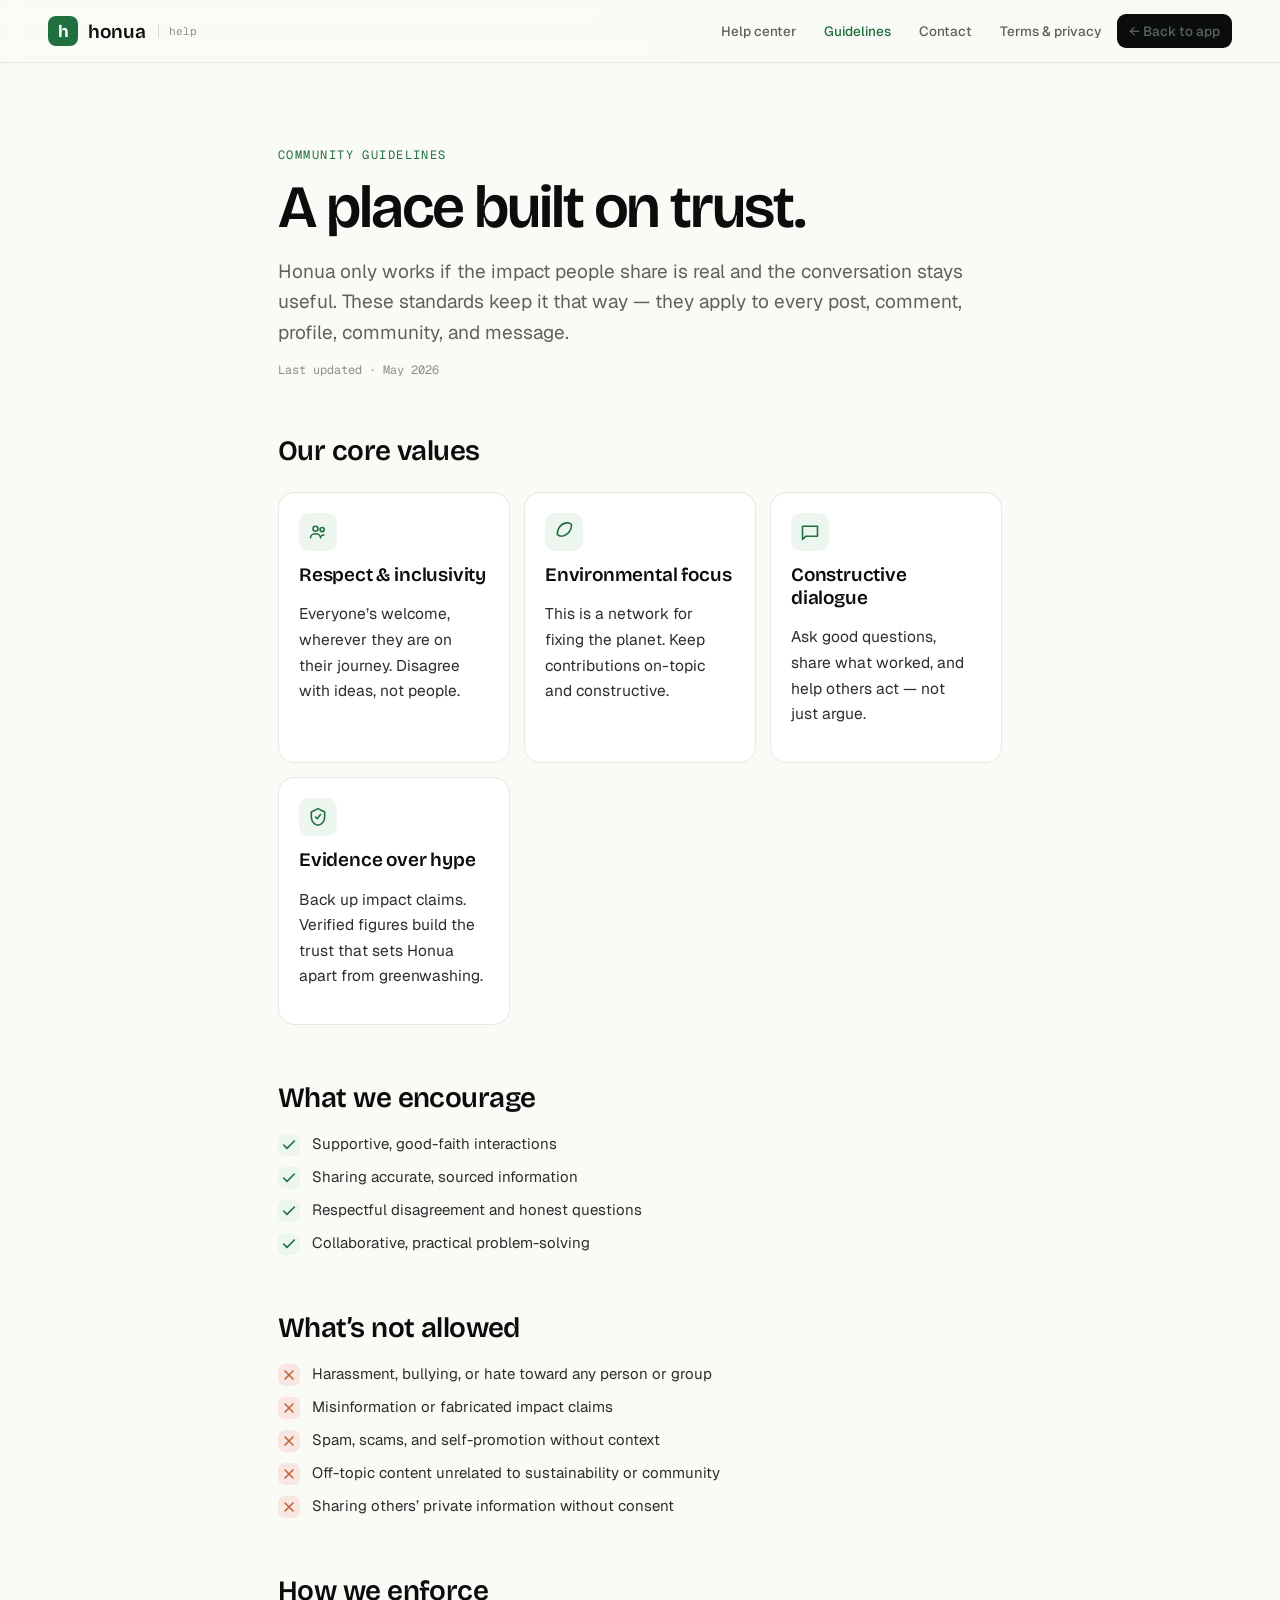
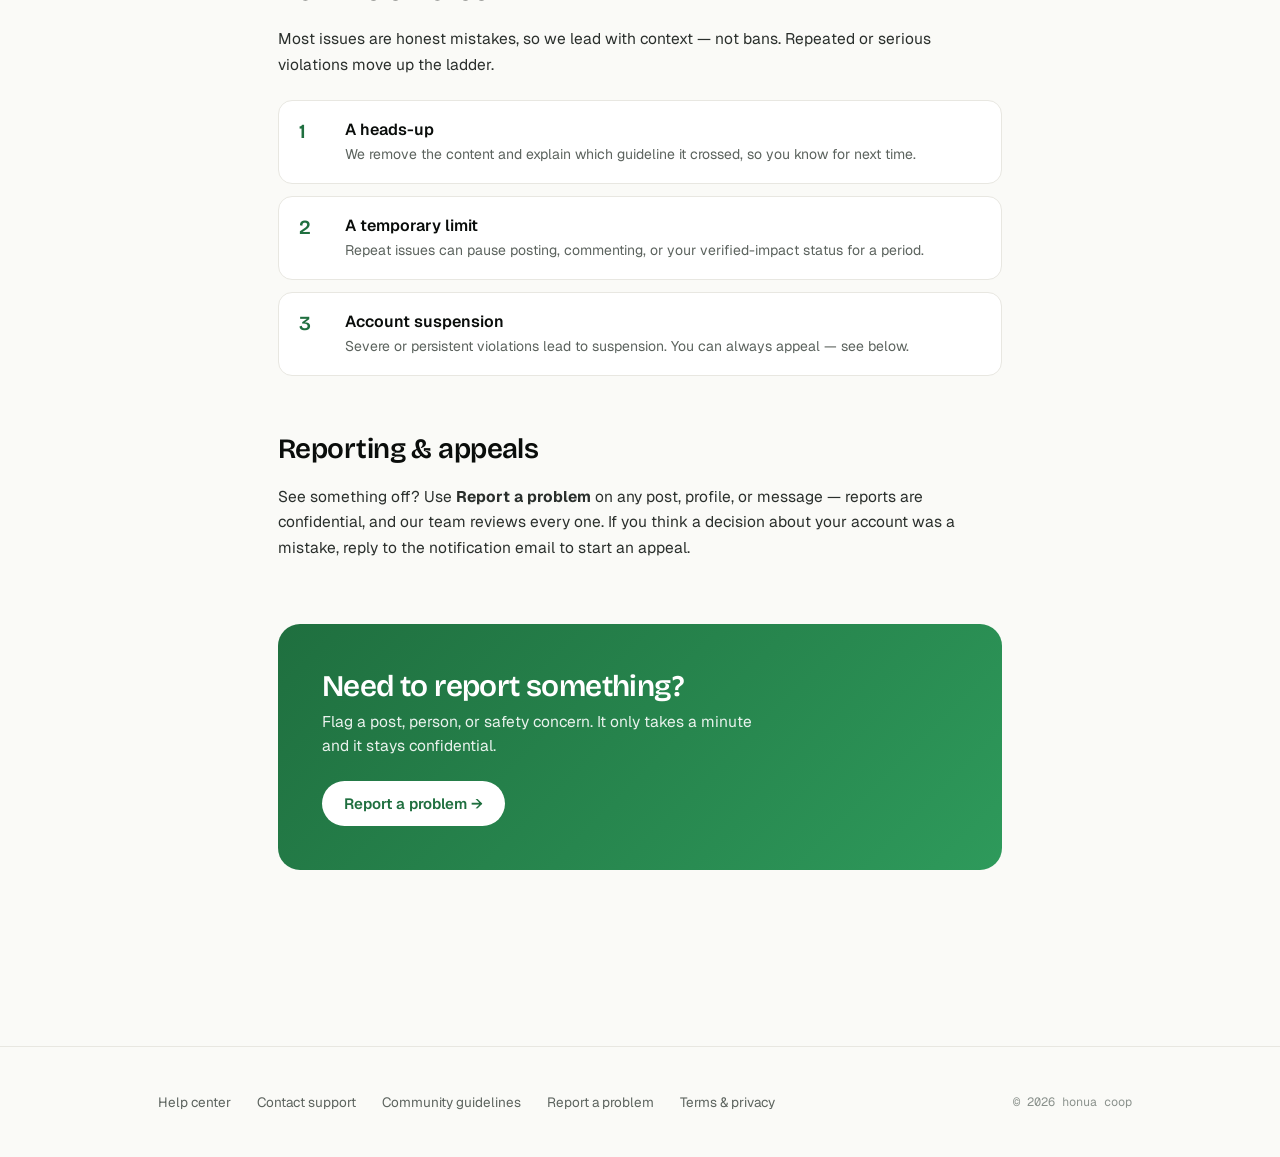
<file: support/Community Guidelines.html>
<!doctype html>
<html lang="en">
<head>
<meta charset="utf-8">
<meta name="viewport" content="width=device-width, initial-scale=1">
<title>Community guidelines · honua</title>
<link rel="stylesheet" href="../src/styles.css">
<link rel="stylesheet" href="support.css">
</head>
<body>

<header class="sup-header">
  <a class="sup-logo" href="../Honua - Start here.html">
    <span class="mark">h</span><span class="wm">honua</span><span class="tag">help</span>
  </a>
  <nav class="sup-nav">
    <a href="Help Center.html">Help center</a>
    <a href="Community Guidelines.html" class="active hide-sm">Guidelines</a>
    <a href="Contact Support.html" class="hide-sm">Contact</a>
    <a href="Terms &amp; Privacy.html" class="hide-sm">Terms &amp; privacy</a>
    <a class="sup-back" href="../pages/Desktop Prototype.html">← Back to app</a>
  </nav>
</header>

<main class="sup-wrap sup-narrow">
  <section class="hero">
    <p class="eyebrow">Community guidelines</p>
    <h1>A place built on trust.</h1>
    <p class="lede">Honua only works if the impact people share is real and the conversation stays useful. These standards keep it that way — they apply to every post, comment, profile, community, and message.</p>
    <p class="updated">Last updated · May 2026</p>
  </section>

  <h2 class="sec">Our core values</h2>
  <div class="value-grid">
    <div class="value">
      <div class="vic"><svg class="ic" viewBox="0 0 24 24"><circle cx="9" cy="8" r="3"/><circle cx="17" cy="9" r="2.5"/><path d="M3 19c0-3 3-5 6-5s6 2 6 5M15 19c0-2 2-3.5 4-3.5"/></svg></div>
      <h3 class="sub">Respect &amp; inclusivity</h3>
      <p class="body muted">Everyone’s welcome, wherever they are on their journey. Disagree with ideas, not people.</p>
    </div>
    <div class="value">
      <div class="vic"><svg class="ic" viewBox="0 0 24 24"><path d="M21 3c0 9-7 14-12 14-2 0-4-1-5-2 0-9 6-14 12-14 2 0 4 1 5 2z"/></svg></div>
      <h3 class="sub">Environmental focus</h3>
      <p class="body muted">This is a network for fixing the planet. Keep contributions on-topic and constructive.</p>
    </div>
    <div class="value">
      <div class="vic"><svg class="ic" viewBox="0 0 24 24"><path d="M3 5h18v12H7l-4 4V5z"/></svg></div>
      <h3 class="sub">Constructive dialogue</h3>
      <p class="body muted">Ask good questions, share what worked, and help others act — not just argue.</p>
    </div>
    <div class="value">
      <div class="vic"><svg class="ic" viewBox="0 0 24 24"><path d="M12 2L4 6v6c0 5 3.5 9.5 8 10 4.5-.5 8-5 8-10V6l-8-4z"/><path d="M9 12l2 2 4-5"/></svg></div>
      <h3 class="sub">Evidence over hype</h3>
      <p class="body muted">Back up impact claims. Verified figures build the trust that sets Honua apart from greenwashing.</p>
    </div>
  </div>

  <h2 class="sec">What we encourage</h2>
  <ul class="rules">
    <li><span class="b ok"><svg class="ic sm" viewBox="0 0 24 24" style="stroke-width:2.4"><path d="M4 12l5 5L20 6"/></svg></span>Supportive, good-faith interactions</li>
    <li><span class="b ok"><svg class="ic sm" viewBox="0 0 24 24" style="stroke-width:2.4"><path d="M4 12l5 5L20 6"/></svg></span>Sharing accurate, sourced information</li>
    <li><span class="b ok"><svg class="ic sm" viewBox="0 0 24 24" style="stroke-width:2.4"><path d="M4 12l5 5L20 6"/></svg></span>Respectful disagreement and honest questions</li>
    <li><span class="b ok"><svg class="ic sm" viewBox="0 0 24 24" style="stroke-width:2.4"><path d="M4 12l5 5L20 6"/></svg></span>Collaborative, practical problem-solving</li>
  </ul>

  <h2 class="sec">What’s not allowed</h2>
  <ul class="rules">
    <li><span class="b no"><svg class="ic sm" viewBox="0 0 24 24" style="stroke-width:2.4"><path d="M6 6l12 12M6 18L18 6"/></svg></span>Harassment, bullying, or hate toward any person or group</li>
    <li><span class="b no"><svg class="ic sm" viewBox="0 0 24 24" style="stroke-width:2.4"><path d="M6 6l12 12M6 18L18 6"/></svg></span>Misinformation or fabricated impact claims</li>
    <li><span class="b no"><svg class="ic sm" viewBox="0 0 24 24" style="stroke-width:2.4"><path d="M6 6l12 12M6 18L18 6"/></svg></span>Spam, scams, and self-promotion without context</li>
    <li><span class="b no"><svg class="ic sm" viewBox="0 0 24 24" style="stroke-width:2.4"><path d="M6 6l12 12M6 18L18 6"/></svg></span>Off-topic content unrelated to sustainability or community</li>
    <li><span class="b no"><svg class="ic sm" viewBox="0 0 24 24" style="stroke-width:2.4"><path d="M6 6l12 12M6 18L18 6"/></svg></span>Sharing others’ private information without consent</li>
  </ul>

  <h2 class="sec">How we enforce</h2>
  <p class="body">Most issues are honest mistakes, so we lead with context — not bans. Repeated or serious violations move up the ladder.</p>
  <div class="steps">
    <div class="step"><span class="n"></span><div><h3>A heads-up</h3><p>We remove the content and explain which guideline it crossed, so you know for next time.</p></div></div>
    <div class="step"><span class="n"></span><div><h3>A temporary limit</h3><p>Repeat issues can pause posting, commenting, or your verified-impact status for a period.</p></div></div>
    <div class="step"><span class="n"></span><div><h3>Account suspension</h3><p>Severe or persistent violations lead to suspension. You can always appeal — see below.</p></div></div>
  </div>

  <h2 class="sec">Reporting &amp; appeals</h2>
  <p class="body">See something off? Use <strong>Report a problem</strong> on any post, profile, or message — reports are confidential, and our team reviews every one. If you think a decision about your account was a mistake, reply to the notification email to start an appeal.</p>

  <div class="cta-band">
    <div>
      <h2>Need to report something?</h2>
      <p>Flag a post, person, or safety concern. It only takes a minute and it stays confidential.</p>
    </div>
    <div class="spacer"></div>
    <a class="cta-btn" href="Report a Problem.html">Report a problem →</a>
  </div>
</main>

<footer class="sup-footer">
  <div class="inner">
    <div class="foot-links">
      <a href="Help Center.html">Help center</a>
      <a href="Contact Support.html">Contact support</a>
      <a href="Community Guidelines.html">Community guidelines</a>
      <a href="Report a Problem.html">Report a problem</a>
      <a href="Terms &amp; Privacy.html">Terms &amp; privacy</a>
    </div>
    <div class="foot-meta">© 2026 honua coop</div>
  </div>
</footer>

</body>
</html>
</file>
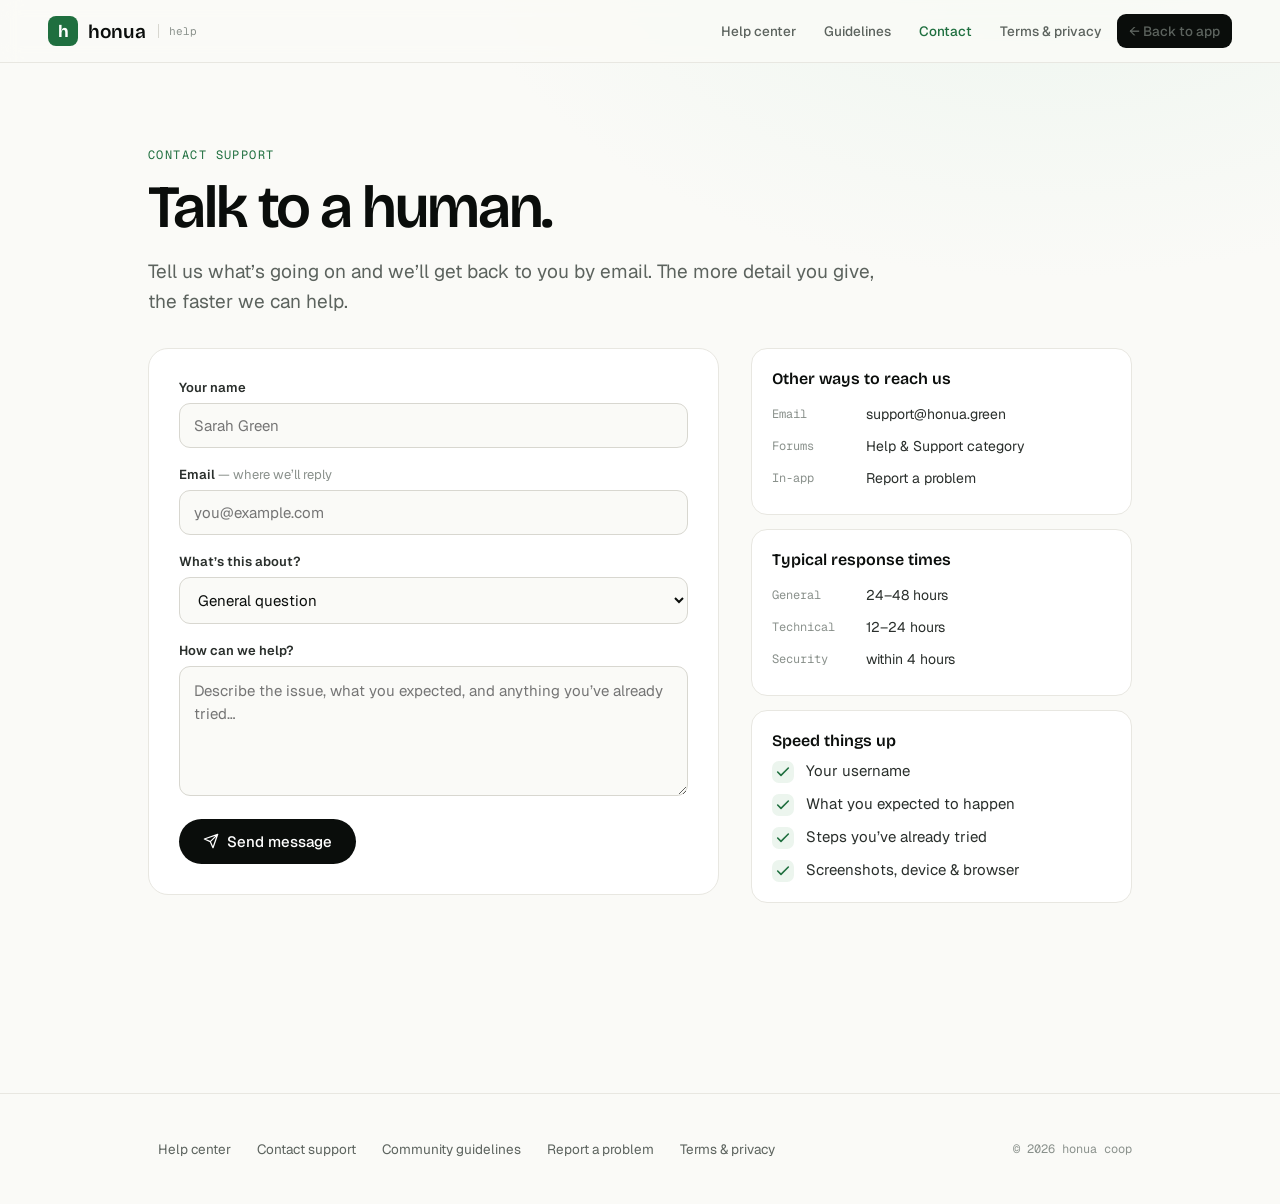
<file: support/Contact Support.html>
<!doctype html>
<html lang="en">
<head>
<meta charset="utf-8">
<meta name="viewport" content="width=device-width, initial-scale=1">
<title>Contact support · honua</title>
<link rel="stylesheet" href="../src/styles.css">
<link rel="stylesheet" href="support.css">
</head>
<body>

<header class="sup-header">
  <a class="sup-logo" href="../pages/Honua - Start here.html">
    <span class="mark">h</span><span class="wm">honua</span><span class="tag">help</span>
  </a>
  <nav class="sup-nav">
    <a href="Help Center.html">Help center</a>
    <a href="Community Guidelines.html" class="hide-sm">Guidelines</a>
    <a href="Contact Support.html" class="active hide-sm">Contact</a>
    <a href="Terms &amp; Privacy.html" class="hide-sm">Terms &amp; privacy</a>
    <a class="sup-back" href="../pages/Desktop Prototype.html">← Back to app</a>
  </nav>
</header>

<main class="sup-wrap">
  <section class="hero">
    <p class="eyebrow">Contact support</p>
    <h1>Talk to a human.</h1>
    <p class="lede">Tell us what’s going on and we’ll get back to you by email. The more detail you give, the faster we can help.</p>
  </section>

  <div class="cols">
    <div class="panel">
      <form id="contactForm">
        <div class="field">
          <label for="name">Your name</label>
          <input class="inp" id="name" type="text" placeholder="Sarah Green" required>
        </div>
        <div class="field">
          <label for="email">Email <span class="hint">— where we’ll reply</span></label>
          <input class="inp" id="email" type="email" placeholder="you@example.com" required>
        </div>
        <div class="field">
          <label for="topic">What’s this about?</label>
          <select class="sel" id="topic">
            <option>General question</option>
            <option>Account &amp; sign-in</option>
            <option>Impact &amp; verification</option>
            <option>Marketplace or carbon credits</option>
            <option>Billing &amp; rewards</option>
            <option>Something’s broken (bug)</option>
          </select>
        </div>
        <div class="field">
          <label for="msg">How can we help?</label>
          <textarea class="ta" id="msg" placeholder="Describe the issue, what you expected, and anything you’ve already tried…" required></textarea>
        </div>
        <button class="submit" type="submit">
          <svg class="ic sm" viewBox="0 0 24 24"><path d="M22 2L11 13M22 2l-7 20-4-9-9-4 20-7z"/></svg>
          Send message
        </button>
      </form>
      <div class="success" id="ok">
        <div class="ring"><svg class="ic" viewBox="0 0 24 24" style="stroke-width:2.4"><path d="M4 12l5 5L20 6"/></svg></div>
        <h3>Message sent</h3>
        <p>Thanks — we’ve got it. You’ll hear back at the email you gave, usually within 24–48 hours. (This is a prototype, so nothing was actually sent.)</p>
      </div>
    </div>

    <div>
      <div class="aside-card">
        <h3>Other ways to reach us</h3>
        <div class="kv"><span class="k">Email</span> support@honua.green</div>
        <div class="kv"><span class="k">Forums</span> Help &amp; Support category</div>
        <div class="kv"><span class="k">In-app</span> Report a problem</div>
      </div>
      <div class="aside-card">
        <h3>Typical response times</h3>
        <div class="kv"><span class="k">General</span> 24–48 hours</div>
        <div class="kv"><span class="k">Technical</span> 12–24 hours</div>
        <div class="kv"><span class="k">Security</span> within 4 hours</div>
      </div>
      <div class="aside-card">
        <h3>Speed things up</h3>
        <ul class="rules" style="margin-top:6px">
          <li><span class="b ok"><svg class="ic sm" viewBox="0 0 24 24" style="stroke-width:2.4"><path d="M4 12l5 5L20 6"/></svg></span>Your username</li>
          <li><span class="b ok"><svg class="ic sm" viewBox="0 0 24 24" style="stroke-width:2.4"><path d="M4 12l5 5L20 6"/></svg></span>What you expected to happen</li>
          <li><span class="b ok"><svg class="ic sm" viewBox="0 0 24 24" style="stroke-width:2.4"><path d="M4 12l5 5L20 6"/></svg></span>Steps you’ve already tried</li>
          <li><span class="b ok"><svg class="ic sm" viewBox="0 0 24 24" style="stroke-width:2.4"><path d="M4 12l5 5L20 6"/></svg></span>Screenshots, device &amp; browser</li>
        </ul>
      </div>
    </div>
  </div>
</main>

<footer class="sup-footer">
  <div class="inner">
    <div class="foot-links">
      <a href="Help Center.html">Help center</a>
      <a href="Contact Support.html">Contact support</a>
      <a href="Community Guidelines.html">Community guidelines</a>
      <a href="Report a Problem.html">Report a problem</a>
      <a href="Terms &amp; Privacy.html">Terms &amp; privacy</a>
    </div>
    <div class="foot-meta">© 2026 honua coop</div>
  </div>
</footer>

<script>
  document.getElementById('contactForm').addEventListener('submit', function (e) {
    e.preventDefault();
    if (!this.checkValidity()) { this.reportValidity(); return; }
    this.style.display = 'none';
    document.getElementById('ok').classList.add('show');
  });
</script>

</body>
</html>
</file>
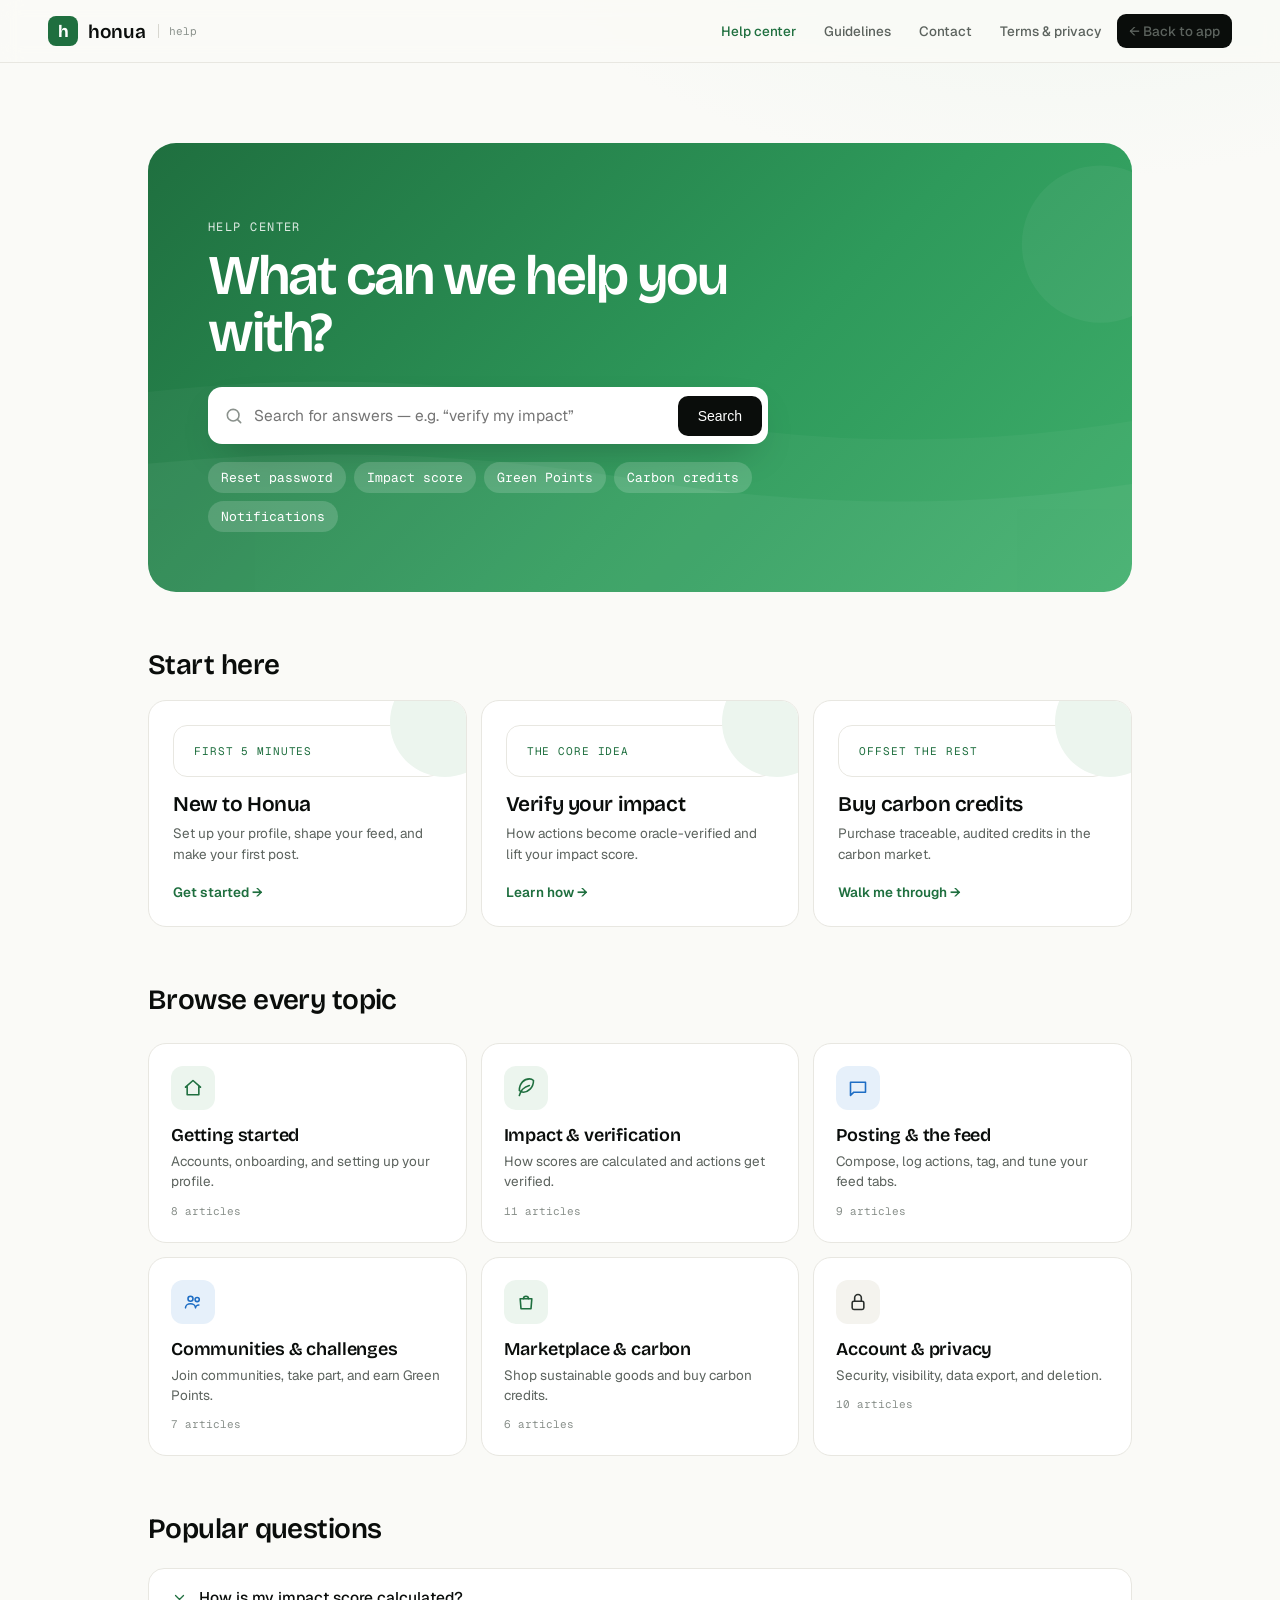
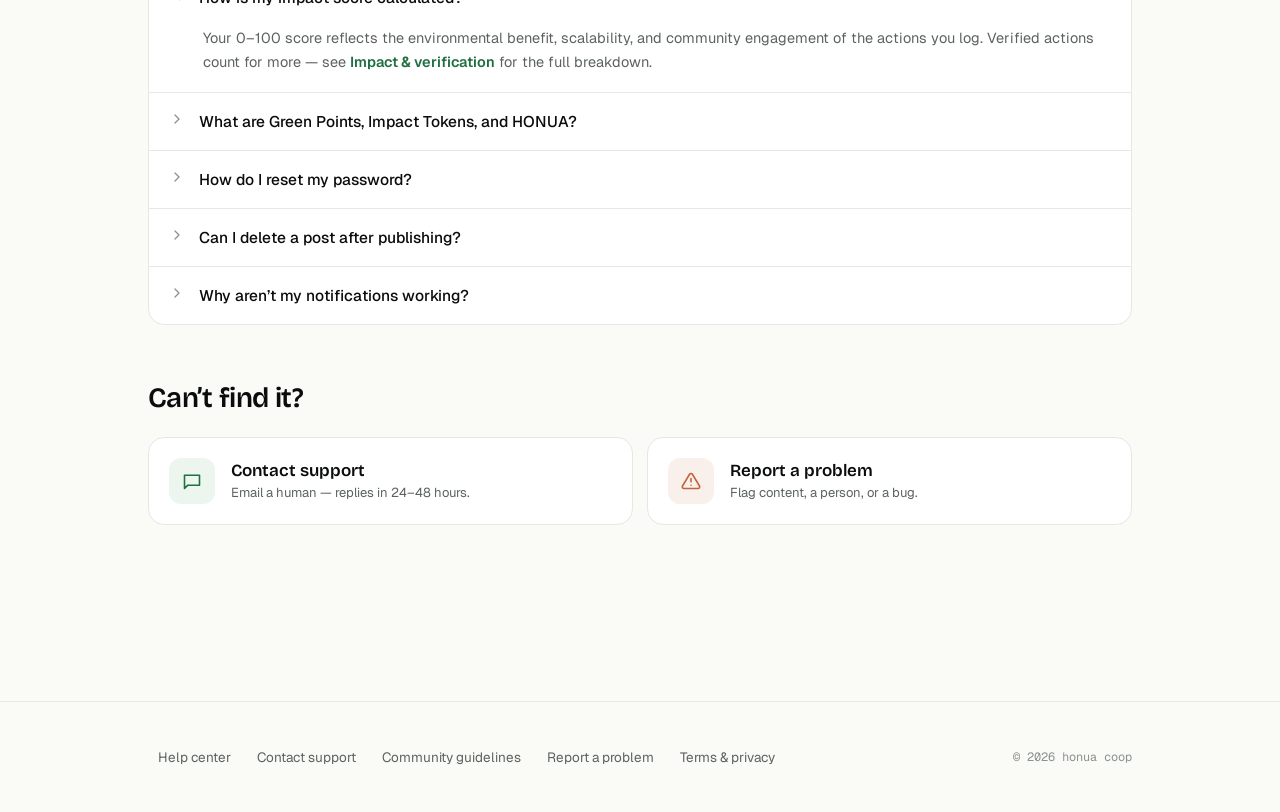
<file: support/Help Center.html>
<!doctype html>
<html lang="en">
<head>
<meta charset="utf-8">
<meta name="viewport" content="width=device-width, initial-scale=1">
<title>Help center · honua</title>
<link rel="stylesheet" href="../src/styles.css">
<link rel="stylesheet" href="support.css">
<style>
  /* ---- Help center · page-specific ---- */
  .hc-hero {
    position: relative; overflow: hidden;
    background: linear-gradient(135deg, #1f6f3f 0%, #2e9a5b 58%, #3fae6b 100%);
    color: #fff; border-radius: 28px;
    padding: clamp(36px, 5vw, 64px) clamp(28px, 5vw, 60px) clamp(40px, 5vw, 60px);
    margin-top: 8px;
  }
  .hc-hero svg.bg { position: absolute; inset: 0; width: 100%; height: 100%; opacity: .5; }
  .hc-hero .inner { position: relative; max-width: 640px; }
  .hc-hero .eyebrow { color: rgba(255,255,255,.85); }
  .hc-hero h1 { font-family: 'Bricolage Grotesque'; font-weight: 600; letter-spacing: -0.035em; font-size: clamp(34px, 5.4vw, 56px); line-height: 1.02; margin: 12px 0 0; }
  .hc-search { margin-top: 26px; display: flex; align-items: center; gap: 10px; background: #fff; border-radius: 14px; padding: 5px 6px 5px 16px; max-width: 560px; box-shadow: 0 16px 40px -18px rgba(0,0,0,.4); }
  .hc-search svg { color: var(--ink-4); }
  .hc-search input { flex: 1; border: none; outline: none; background: transparent; font-size: 15.5px; font-family: 'Geist'; padding: 13px 0; color: var(--ink); }
  .hc-search button { border: none; cursor: pointer; background: var(--ink); color: #fff; font-weight: 500; font-size: 14px; padding: 12px 20px; border-radius: 10px; }
  .hc-search button:hover { background: var(--green-2); }
  .hc-chips { display: flex; flex-wrap: wrap; gap: 8px; margin-top: 18px; }
  .hc-chips a { text-decoration: none; font-size: 13px; color: #fff; background: rgba(255,255,255,.16); padding: 7px 13px; border-radius: 999px; font-family: 'Geist Mono'; }
  .hc-chips a:hover { background: rgba(255,255,255,.28); }

  /* guided paths */
  .paths { display: grid; grid-template-columns: repeat(3, 1fr); gap: 14px; margin-top: 18px; }
  @media (max-width: 760px) { .paths { grid-template-columns: 1fr; } .hc-search { max-width: none; } }
  .path { position: relative; text-decoration: none; color: inherit; background: var(--surface); border: 1px solid var(--line); border-radius: 18px; padding: 24px; overflow: hidden; transition: transform .16s, box-shadow .16s, border-color .16s; }
  .path:hover { transform: translateY(-3px); box-shadow: 0 22px 50px -26px rgba(0,0,0,.3); border-color: var(--line-2); }
  .path .step { font-family: 'Geist Mono'; font-size: 11px; letter-spacing: .08em; color: var(--green); }
  .path h3 { font-family: 'Bricolage Grotesque'; font-weight: 600; font-size: 21px; letter-spacing: -0.02em; margin: 14px 0 6px; }
  .path p { font-size: 13.5px; line-height: 1.55; color: var(--ink-3); margin: 0 0 16px; }
  .path .go { display: inline-flex; align-items: center; gap: 6px; font-size: 13.5px; font-weight: 600; color: var(--green); }
  .path .ring { position: absolute; right: -34px; top: -34px; width: 110px; height: 110px; border-radius: 50%; background: var(--green-tint); }

  /* accordion */
  .acc { border: 1px solid var(--line); border-radius: 16px; overflow: hidden; background: var(--surface); margin-top: 22px; }
  .acc details { border-top: 1px solid var(--line); }
  .acc details:first-child { border-top: none; }
  .acc summary { list-style: none; cursor: pointer; padding: 18px 20px; display: flex; align-items: center; gap: 14px; font-size: 15.5px; font-weight: 500; }
  .acc summary::-webkit-details-marker { display: none; }
  .acc summary .q { flex: 1; }
  .acc summary .ch { color: var(--ink-4); transition: transform .2s; flex-shrink: 0; }
  .acc details[open] summary .ch { transform: rotate(90deg); color: var(--green); }
  .acc .a { padding: 0 20px 18px 54px; font-size: 14.5px; line-height: 1.65; color: var(--ink-3); }
  .acc .a a { color: var(--green); font-weight: 600; text-decoration: none; }

  .mini-row { display: grid; grid-template-columns: 1fr 1fr; gap: 14px; margin-top: 22px; }
  @media (max-width: 620px) { .mini-row { grid-template-columns: 1fr; } }
  .mini { display: flex; align-items: center; gap: 16px; text-decoration: none; color: inherit; background: var(--surface); border: 1px solid var(--line); border-radius: 16px; padding: 20px; transition: border-color .16s, transform .16s; }
  .mini:hover { border-color: var(--line-2); transform: translateY(-2px); }
  .mini .mic { width: 46px; height: 46px; border-radius: 12px; display: grid; place-items: center; flex-shrink: 0; }
  .mini h3 { font-family: 'Bricolage Grotesque'; font-weight: 600; font-size: 17px; margin: 0 0 3px; }
  .mini p { font-size: 13px; color: var(--ink-3); margin: 0; }
</style>
</head>
<body>

<header class="sup-header">
  <a class="sup-logo" href="../pages/Honua - Start here.html">
    <span class="mark">h</span><span class="wm">honua</span><span class="tag">help</span>
  </a>
  <nav class="sup-nav">
    <a href="Help Center.html" class="active">Help center</a>
    <a href="Community Guidelines.html" class="hide-sm">Guidelines</a>
    <a href="Contact Support.html" class="hide-sm">Contact</a>
    <a href="Terms &amp; Privacy.html" class="hide-sm">Terms &amp; privacy</a>
    <a class="sup-back" href="../pages/Desktop Prototype.html">← Back to app</a>
  </nav>
</header>

<main class="sup-wrap">
  <!-- HERO -->
  <section class="hc-hero">
    <svg class="bg" viewBox="0 0 1200 400" preserveAspectRatio="xMidYMid slice">
      <path d="M0 250 Q300 180 600 240 T1200 210 L1200 400 0 400Z" fill="rgba(255,255,255,.07)"/>
      <path d="M0 310 Q300 250 600 300 T1200 270 L1200 400 0 400Z" fill="rgba(255,255,255,.09)"/>
      <circle cx="1010" cy="90" r="70" fill="rgba(255,255,255,.10)"/>
    </svg>
    <div class="inner">
      <p class="eyebrow">Help center</p>
      <h1>What can we help you with?</h1>
      <form class="hc-search" onsubmit="return false">
        <svg class="ic" viewBox="0 0 24 24"><circle cx="11" cy="11" r="7"/><path d="M20 20l-4-4"/></svg>
        <input type="text" placeholder="Search for answers — e.g. “verify my impact”" aria-label="Search help articles">
        <button type="submit">Search</button>
      </form>
      <div class="hc-chips">
        <a href="#faq">Reset password</a>
        <a href="#faq">Impact score</a>
        <a href="#faq">Green Points</a>
        <a href="#faq">Carbon credits</a>
        <a href="#faq">Notifications</a>
      </div>
    </div>
  </section>

  <!-- GUIDED PATHS -->
  <h2 class="sec">Start here</h2>
  <div class="paths">
    <a class="path" href="#faq">
      <div class="ring"></div>
      <div class="step">FIRST 5 MINUTES</div>
      <h3>New to Honua</h3>
      <p>Set up your profile, shape your feed, and make your first post.</p>
      <span class="go">Get started →</span>
    </a>
    <a class="path" href="#faq">
      <div class="ring"></div>
      <div class="step">THE CORE IDEA</div>
      <h3>Verify your impact</h3>
      <p>How actions become oracle-verified and lift your impact score.</p>
      <span class="go">Learn how →</span>
    </a>
    <a class="path" href="#faq">
      <div class="ring"></div>
      <div class="step">OFFSET THE REST</div>
      <h3>Buy carbon credits</h3>
      <p>Purchase traceable, audited credits in the carbon market.</p>
      <span class="go">Walk me through →</span>
    </a>
  </div>

  <!-- BROWSE TOPICS -->
  <h2 class="sec">Browse every topic</h2>
  <div class="card-grid">
    <a class="cat-card" href="#faq">
      <div class="cat-ic" style="background:var(--green-tint);color:var(--green)"><svg class="ic" viewBox="0 0 24 24"><path d="M3 11l9-8 9 8M5 10v10h14V10"/></svg></div>
      <h3>Getting started</h3>
      <p>Accounts, onboarding, and setting up your profile.</p>
      <span class="count">8 articles</span>
    </a>
    <a class="cat-card" href="#faq">
      <div class="cat-ic" style="background:var(--green-tint);color:var(--green)"><svg class="ic" viewBox="0 0 24 24"><path d="M21 3c0 9-7 14-12 14-2 0-4-1-5-2 0-9 6-14 12-14 2 0 4 1 5 2z"/><path d="M4 21c2-7 5-10 12-12"/></svg></div>
      <h3>Impact &amp; verification</h3>
      <p>How scores are calculated and actions get verified.</p>
      <span class="count">11 articles</span>
    </a>
    <a class="cat-card" href="#faq">
      <div class="cat-ic" style="background:var(--sky-tint);color:var(--sky)"><svg class="ic" viewBox="0 0 24 24"><path d="M3 5h18v12H7l-4 4V5z"/></svg></div>
      <h3>Posting &amp; the feed</h3>
      <p>Compose, log actions, tag, and tune your feed tabs.</p>
      <span class="count">9 articles</span>
    </a>
    <a class="cat-card" href="#faq">
      <div class="cat-ic" style="background:var(--sky-tint);color:var(--sky)"><svg class="ic" viewBox="0 0 24 24"><circle cx="9" cy="8" r="3"/><circle cx="17" cy="9" r="2.5"/><path d="M3 19c0-3 3-5 6-5s6 2 6 5M15 19c0-2 2-3.5 4-3.5"/></svg></div>
      <h3>Communities &amp; challenges</h3>
      <p>Join communities, take part, and earn Green Points.</p>
      <span class="count">7 articles</span>
    </a>
    <a class="cat-card" href="#faq">
      <div class="cat-ic" style="background:var(--green-tint);color:var(--green)"><svg class="ic" viewBox="0 0 24 24"><path d="M5 8h14l-1 12H6L5 8z"/><path d="M9 8a3 3 0 016 0"/></svg></div>
      <h3>Marketplace &amp; carbon</h3>
      <p>Shop sustainable goods and buy carbon credits.</p>
      <span class="count">6 articles</span>
    </a>
    <a class="cat-card" href="#faq">
      <div class="cat-ic" style="background:var(--bg-2);color:var(--ink-2)"><svg class="ic" viewBox="0 0 24 24"><rect x="5" y="11" width="14" height="10" rx="2"/><path d="M8 11V7a4 4 0 018 0v4"/></svg></div>
      <h3>Account &amp; privacy</h3>
      <p>Security, visibility, data export, and deletion.</p>
      <span class="count">10 articles</span>
    </a>
  </div>

  <!-- FAQ ACCORDION -->
  <h2 class="sec" id="faq">Popular questions</h2>
  <div class="acc">
    <details open>
      <summary><span class="ch"><svg class="ic sm" viewBox="0 0 24 24"><path d="M9 6l6 6-6 6"/></svg></span><span class="q">How is my impact score calculated?</span></summary>
      <div class="a">Your 0–100 score reflects the environmental benefit, scalability, and community engagement of the actions you log. Verified actions count for more — see <a href="#">Impact &amp; verification</a> for the full breakdown.</div>
    </details>
    <details>
      <summary><span class="ch"><svg class="ic sm" viewBox="0 0 24 24"><path d="M9 6l6 6-6 6"/></svg></span><span class="q">What are Green Points, Impact Tokens, and HONUA?</span></summary>
      <div class="a"><strong>Green Points (GP)</strong> are earned for logged and verified actions and power levels and streaks. <strong>Impact Tokens (IT)</strong> are spent in the carbon market. <strong>HONUA</strong> is the governance token, earned at higher tiers.</div>
    </details>
    <details>
      <summary><span class="ch"><svg class="ic sm" viewBox="0 0 24 24"><path d="M9 6l6 6-6 6"/></svg></span><span class="q">How do I reset my password?</span></summary>
      <div class="a">On the sign-in screen, choose <strong>Forgot password?</strong> and we’ll email you a reset link. If it doesn’t arrive, check spam or <a href="Contact Support.html">contact support</a>.</div>
    </details>
    <details>
      <summary><span class="ch"><svg class="ic sm" viewBox="0 0 24 24"><path d="M9 6l6 6-6 6"/></svg></span><span class="q">Can I delete a post after publishing?</span></summary>
      <div class="a">Yes — open the post, use the “···” menu, and choose Delete. Verified-impact entries tied to the post stay on your ledger unless you remove them separately.</div>
    </details>
    <details>
      <summary><span class="ch"><svg class="ic sm" viewBox="0 0 24 24"><path d="M9 6l6 6-6 6"/></svg></span><span class="q">Why aren’t my notifications working?</span></summary>
      <div class="a">Check your in-app notification settings and your browser or device permissions. Still stuck? Our <a href="Contact Support.html">support team</a> can take a look.</div>
    </details>
  </div>

  <!-- MINI CARDS -->
  <h2 class="sec">Can’t find it?</h2>
  <div class="mini-row">
    <a class="mini" href="Contact Support.html">
      <div class="mic" style="background:var(--green-tint);color:var(--green)"><svg class="ic" viewBox="0 0 24 24"><path d="M3 5h18v12H7l-4 4V5z"/></svg></div>
      <div><h3>Contact support</h3><p>Email a human — replies in 24–48 hours.</p></div>
    </a>
    <a class="mini" href="Report a Problem.html">
      <div class="mic" style="background:#faf0eb;color:var(--clay)"><svg class="ic" viewBox="0 0 24 24"><path d="M12 9v4M12 17h.01M10.3 3.9 1.8 18a2 2 0 0 0 1.7 3h17a2 2 0 0 0 1.7-3L13.7 3.9a2 2 0 0 0-3.4 0z"/></svg></div>
      <div><h3>Report a problem</h3><p>Flag content, a person, or a bug.</p></div>
    </a>
  </div>
</main>

<footer class="sup-footer">
  <div class="inner">
    <div class="foot-links">
      <a href="Help Center.html">Help center</a>
      <a href="Contact Support.html">Contact support</a>
      <a href="Community Guidelines.html">Community guidelines</a>
      <a href="Report a Problem.html">Report a problem</a>
      <a href="Terms &amp; Privacy.html">Terms &amp; privacy</a>
    </div>
    <div class="foot-meta">© 2026 honua coop</div>
  </div>
</footer>

</body>
</html>
</file>
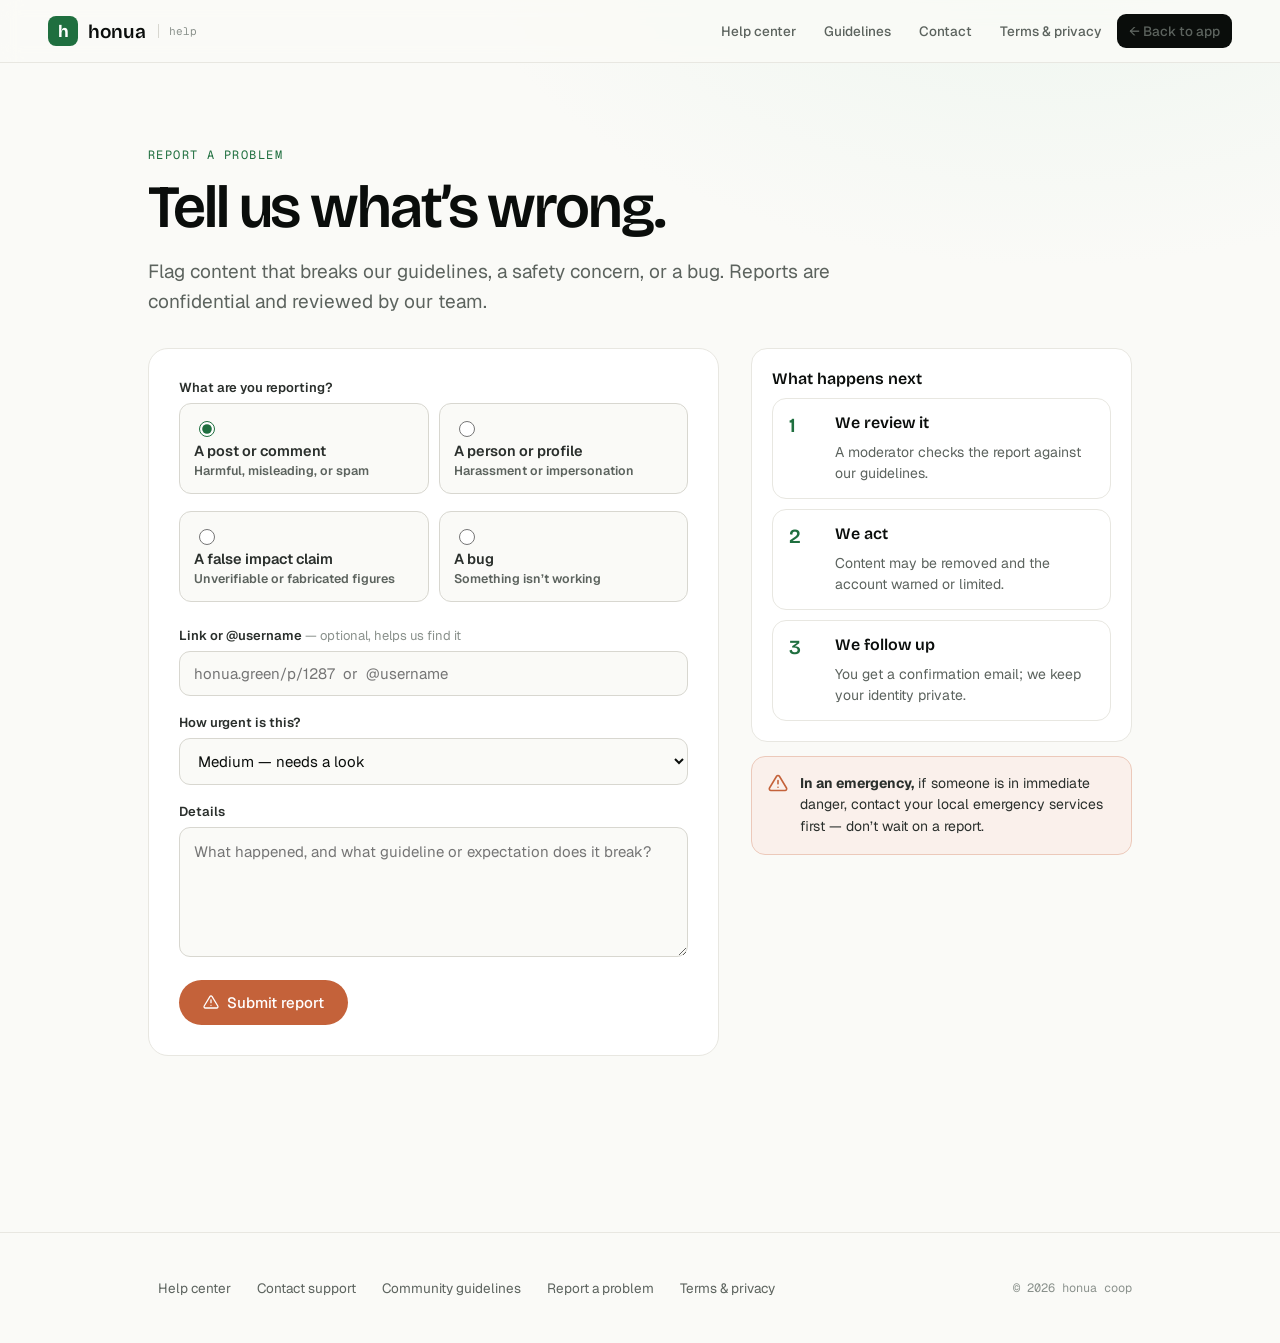
<file: support/Report a Problem.html>
<!doctype html>
<html lang="en">
<head>
<meta charset="utf-8">
<meta name="viewport" content="width=device-width, initial-scale=1">
<title>Report a problem · honua</title>
<link rel="stylesheet" href="../src/styles.css">
<link rel="stylesheet" href="support.css">
</head>
<body>

<header class="sup-header">
  <a class="sup-logo" href="../pages/Honua - Start here.html">
    <span class="mark">h</span><span class="wm">honua</span><span class="tag">help</span>
  </a>
  <nav class="sup-nav">
    <a href="Help Center.html">Help center</a>
    <a href="Community Guidelines.html" class="hide-sm">Guidelines</a>
    <a href="Contact Support.html" class="hide-sm">Contact</a>
    <a href="Terms &amp; Privacy.html" class="hide-sm">Terms &amp; privacy</a>
    <a class="sup-back" href="../pages/Desktop Prototype.html">← Back to app</a>
  </nav>
</header>

<main class="sup-wrap">
  <section class="hero">
    <p class="eyebrow">Report a problem</p>
    <h1>Tell us what’s wrong.</h1>
    <p class="lede">Flag content that breaks our guidelines, a safety concern, or a bug. Reports are confidential and reviewed by our team.</p>
  </section>

  <div class="cols">
    <div class="panel">
      <form id="reportForm">
        <div class="field">
          <label>What are you reporting?</label>
          <div class="choice-grid">
            <label class="choice"><input type="radio" name="kind" value="post" checked><span><span class="ct">A post or comment</span><span class="cs">Harmful, misleading, or spam</span></span></label>
            <label class="choice"><input type="radio" name="kind" value="person"><span><span class="ct">A person or profile</span><span class="cs">Harassment or impersonation</span></span></label>
            <label class="choice"><input type="radio" name="kind" value="impact"><span><span class="ct">A false impact claim</span><span class="cs">Unverifiable or fabricated figures</span></span></label>
            <label class="choice"><input type="radio" name="kind" value="bug"><span><span class="ct">A bug</span><span class="cs">Something isn’t working</span></span></label>
          </div>
        </div>

        <div class="field">
          <label for="link">Link or @username <span class="hint">— optional, helps us find it</span></label>
          <input class="inp" id="link" type="text" placeholder="honua.green/p/1287  or  @username">
        </div>

        <div class="field">
          <label for="severity">How urgent is this?</label>
          <select class="sel" id="severity">
            <option>Low — when you get a chance</option>
            <option selected>Medium — needs a look</option>
            <option>High — someone could be harmed</option>
          </select>
        </div>

        <div class="field">
          <label for="details">Details</label>
          <textarea class="ta" id="details" placeholder="What happened, and what guideline or expectation does it break?" required></textarea>
        </div>

        <button class="submit clay" type="submit">
          <svg class="ic sm" viewBox="0 0 24 24"><path d="M12 9v4M12 17h.01M10.3 3.9 1.8 18a2 2 0 0 0 1.7 3h17a2 2 0 0 0 1.7-3L13.7 3.9a2 2 0 0 0-3.4 0z"/></svg>
          Submit report
        </button>
      </form>
      <div class="success" id="ok">
        <div class="ring"><svg class="ic" viewBox="0 0 24 24" style="stroke-width:2.4"><path d="M4 12l5 5L20 6"/></svg></div>
        <h3>Report received</h3>
        <p>Thank you for helping keep Honua trustworthy. Our team will review this confidentially — you’ll get a confirmation by email. (This is a prototype, so nothing was actually submitted.)</p>
      </div>
    </div>

    <div>
      <div class="aside-card">
        <h3>What happens next</h3>
        <div class="steps" style="margin-top:8px;gap:10px">
          <div class="step" style="padding:14px 16px"><span class="n"></span><div><h3>We review it</h3><p>A moderator checks the report against our guidelines.</p></div></div>
          <div class="step" style="padding:14px 16px"><span class="n"></span><div><h3>We act</h3><p>Content may be removed and the account warned or limited.</p></div></div>
          <div class="step" style="padding:14px 16px"><span class="n"></span><div><h3>We follow up</h3><p>You get a confirmation email; we keep your identity private.</p></div></div>
        </div>
      </div>
      <div class="note warn">
        <span class="ni"><svg class="ic" viewBox="0 0 24 24" style="color:var(--clay)"><path d="M12 9v4M12 17h.01M10.3 3.9 1.8 18a2 2 0 0 0 1.7 3h17a2 2 0 0 0 1.7-3L13.7 3.9a2 2 0 0 0-3.4 0z"/></svg></span>
        <div><strong>In an emergency,</strong> if someone is in immediate danger, contact your local emergency services first — don’t wait on a report.</div>
      </div>
    </div>
  </div>
</main>

<footer class="sup-footer">
  <div class="inner">
    <div class="foot-links">
      <a href="Help Center.html">Help center</a>
      <a href="Contact Support.html">Contact support</a>
      <a href="Community Guidelines.html">Community guidelines</a>
      <a href="Report a Problem.html">Report a problem</a>
      <a href="Terms &amp; Privacy.html">Terms &amp; privacy</a>
    </div>
    <div class="foot-meta">© 2026 honua coop</div>
  </div>
</footer>

<script>
  // highlight selected choice + clay tint for the "bug"/severe options visually
  const form = document.getElementById('reportForm');
  function sync() {
    form.querySelectorAll('.choice').forEach(c => {
      const r = c.querySelector('input');
      c.classList.toggle('checked', r.checked);
    });
  }
  form.querySelectorAll('input[name=kind]').forEach(r => r.addEventListener('change', sync));
  sync();
  form.addEventListener('submit', function (e) {
    e.preventDefault();
    if (!this.checkValidity()) { this.reportValidity(); return; }
    this.style.display = 'none';
    document.getElementById('ok').classList.add('show');
  });
</script>

</body>
</html>
</file>
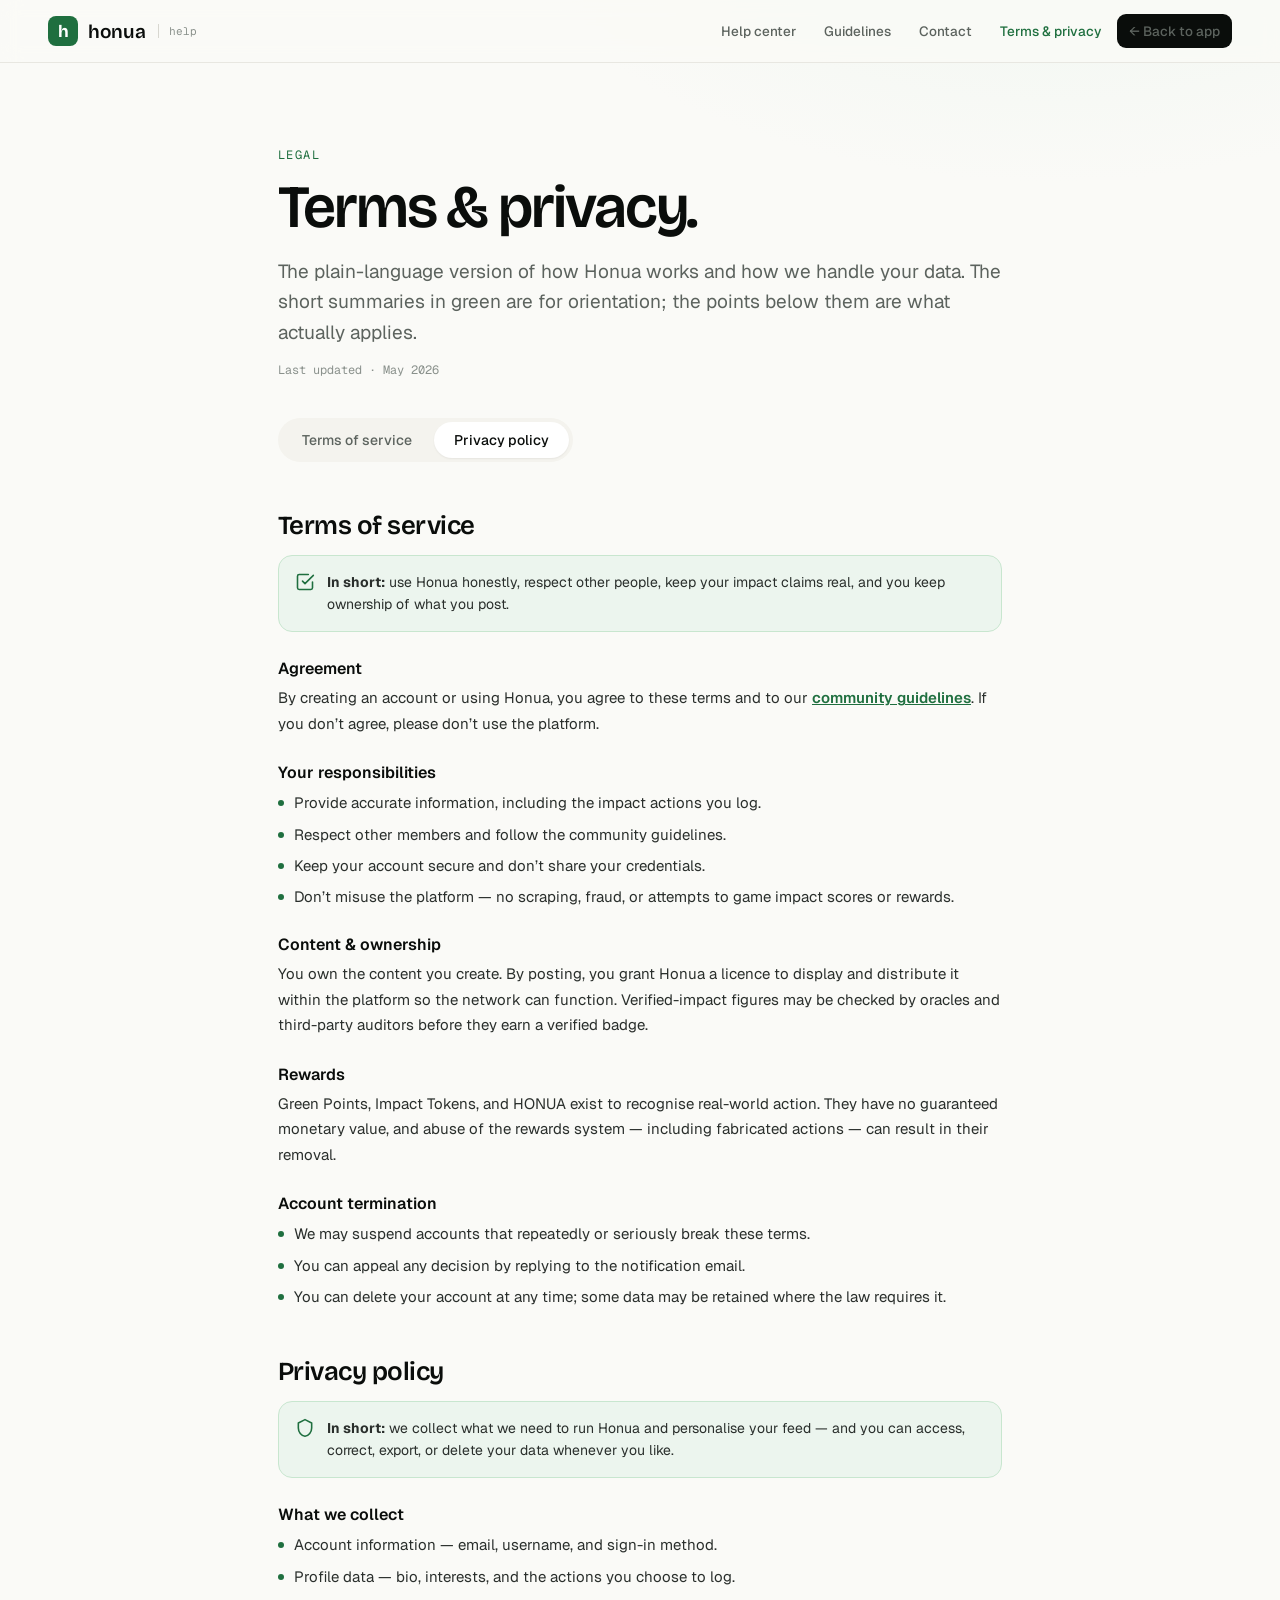
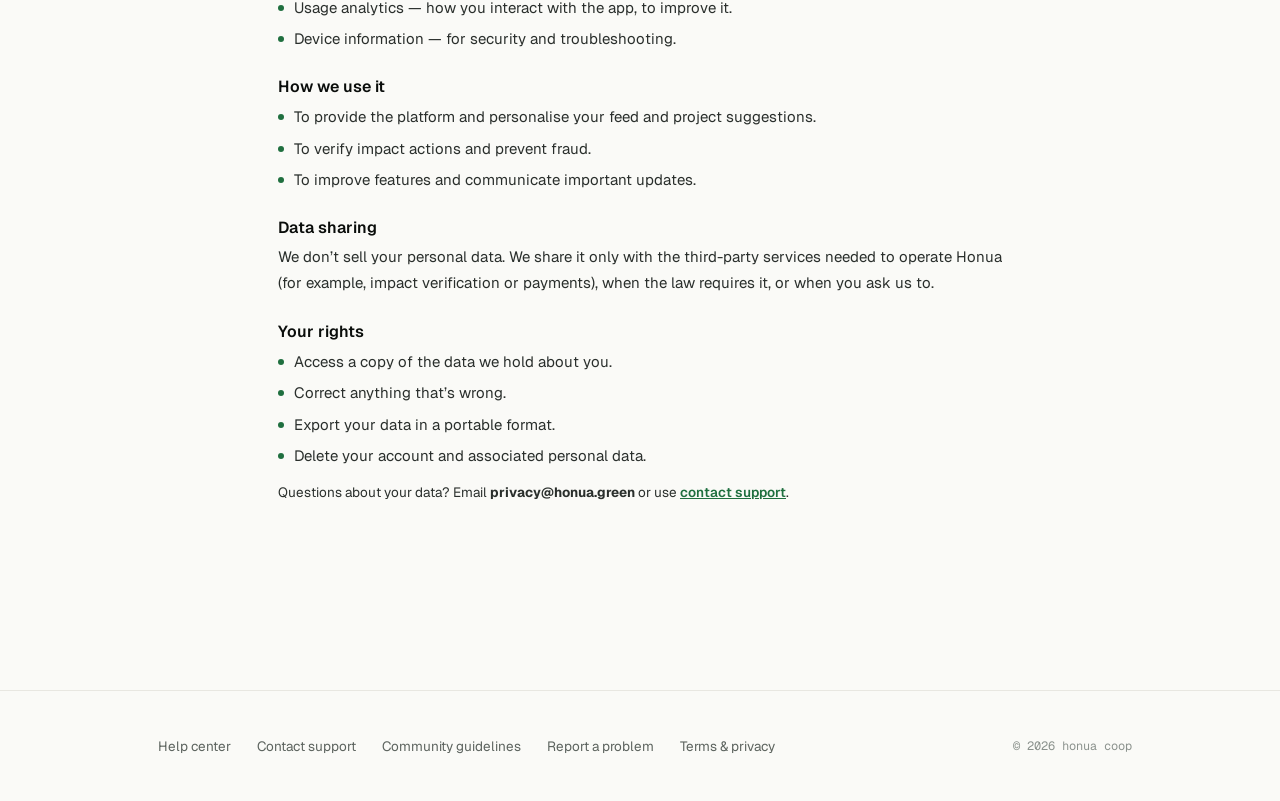
<file: support/Terms & Privacy.html>
<!doctype html>
<html lang="en">
<head>
<meta charset="utf-8">
<meta name="viewport" content="width=device-width, initial-scale=1">
<title>Terms &amp; privacy · honua</title>
<link rel="stylesheet" href="../src/styles.css">
<link rel="stylesheet" href="support.css">
</head>
<body>

<header class="sup-header">
  <a class="sup-logo" href="../pages/Honua - Start here.html">
    <span class="mark">h</span><span class="wm">honua</span><span class="tag">help</span>
  </a>
  <nav class="sup-nav">
    <a href="Help Center.html">Help center</a>
    <a href="Community Guidelines.html" class="hide-sm">Guidelines</a>
    <a href="Contact Support.html" class="hide-sm">Contact</a>
    <a href="Terms &amp; Privacy.html" class="active hide-sm">Terms &amp; privacy</a>
    <a class="sup-back" href="../pages/Desktop Prototype.html">← Back to app</a>
  </nav>
</header>

<main class="sup-wrap sup-narrow">
  <section class="hero">
    <p class="eyebrow">Legal</p>
    <h1>Terms &amp; privacy.</h1>
    <p class="lede">The plain-language version of how Honua works and how we handle your data. The short summaries in green are for orientation; the points below them are what actually applies.</p>
    <p class="updated">Last updated · May 2026</p>
    <div class="doc-tabs" id="tabs">
      <a href="#terms" class="active">Terms of service</a>
      <a href="#privacy">Privacy policy</a>
    </div>
  </section>

  <!-- ===== Terms ===== -->
  <section class="doc-sec" id="terms">
    <h2>Terms of service</h2>
    <div class="note" style="margin:14px 0 4px">
      <span class="ni"><svg class="ic" viewBox="0 0 24 24" style="color:var(--green)"><path d="M9 11l3 3L22 4M21 12v7a2 2 0 0 1-2 2H5a2 2 0 0 1-2-2V5a2 2 0 0 1 2-2h11"/></svg></span>
      <div><strong>In short:</strong> use Honua honestly, respect other people, keep your impact claims real, and you keep ownership of what you post.</div>
    </div>

    <h4>Agreement</h4>
    <p>By creating an account or using Honua, you agree to these terms and to our <a href="Community Guidelines.html" style="color:var(--green);font-weight:600">community guidelines</a>. If you don’t agree, please don’t use the platform.</p>

    <h4>Your responsibilities</h4>
    <ul>
      <li>Provide accurate information, including the impact actions you log.</li>
      <li>Respect other members and follow the community guidelines.</li>
      <li>Keep your account secure and don’t share your credentials.</li>
      <li>Don’t misuse the platform — no scraping, fraud, or attempts to game impact scores or rewards.</li>
    </ul>

    <h4>Content &amp; ownership</h4>
    <p>You own the content you create. By posting, you grant Honua a licence to display and distribute it within the platform so the network can function. Verified-impact figures may be checked by oracles and third-party auditors before they earn a verified badge.</p>

    <h4>Rewards</h4>
    <p>Green Points, Impact Tokens, and HONUA exist to recognise real-world action. They have no guaranteed monetary value, and abuse of the rewards system — including fabricated actions — can result in their removal.</p>

    <h4>Account termination</h4>
    <ul>
      <li>We may suspend accounts that repeatedly or seriously break these terms.</li>
      <li>You can appeal any decision by replying to the notification email.</li>
      <li>You can delete your account at any time; some data may be retained where the law requires it.</li>
    </ul>
  </section>

  <!-- ===== Privacy ===== -->
  <section class="doc-sec" id="privacy">
    <h2>Privacy policy</h2>
    <div class="note" style="margin:14px 0 4px">
      <span class="ni"><svg class="ic" viewBox="0 0 24 24" style="color:var(--green)"><path d="M12 2L4 6v6c0 5 3.5 9.5 8 10 4.5-.5 8-5 8-10V6l-8-4z"/></svg></span>
      <div><strong>In short:</strong> we collect what we need to run Honua and personalise your feed — and you can access, correct, export, or delete your data whenever you like.</div>
    </div>

    <h4>What we collect</h4>
    <ul>
      <li>Account information — email, username, and sign-in method.</li>
      <li>Profile data — bio, interests, and the actions you choose to log.</li>
      <li>Usage analytics — how you interact with the app, to improve it.</li>
      <li>Device information — for security and troubleshooting.</li>
    </ul>

    <h4>How we use it</h4>
    <ul>
      <li>To provide the platform and personalise your feed and project suggestions.</li>
      <li>To verify impact actions and prevent fraud.</li>
      <li>To improve features and communicate important updates.</li>
    </ul>

    <h4>Data sharing</h4>
    <p>We don’t sell your personal data. We share it only with the third-party services needed to operate Honua (for example, impact verification or payments), when the law requires it, or when you ask us to.</p>

    <h4>Your rights</h4>
    <ul>
      <li>Access a copy of the data we hold about you.</li>
      <li>Correct anything that’s wrong.</li>
      <li>Export your data in a portable format.</li>
      <li>Delete your account and associated personal data.</li>
    </ul>
    <p class="muted" style="font-size:13.5px;margin-top:14px">Questions about your data? Email <strong>privacy@honua.green</strong> or use <a href="Contact Support.html" style="color:var(--green);font-weight:600">contact support</a>.</p>
  </section>
</main>

<footer class="sup-footer">
  <div class="inner">
    <div class="foot-links">
      <a href="Help Center.html">Help center</a>
      <a href="Contact Support.html">Contact support</a>
      <a href="Community Guidelines.html">Community guidelines</a>
      <a href="Report a Problem.html">Report a problem</a>
      <a href="Terms &amp; Privacy.html">Terms &amp; privacy</a>
    </div>
    <div class="foot-meta">© 2026 honua coop</div>
  </div>
</footer>

<script>
  const tabs = [...document.querySelectorAll('#tabs a')];
  const secs = tabs.map(t => document.querySelector(t.getAttribute('href')));
  const setActive = (id) => tabs.forEach(t => t.classList.toggle('active', t.getAttribute('href') === '#' + id));
  const obs = new IntersectionObserver((entries) => {
    entries.forEach(e => { if (e.isIntersecting) setActive(e.target.id); });
  }, { rootMargin: '-45% 0px -50% 0px' });
  secs.forEach(s => s && obs.observe(s));
</script>

</body>
</html>
</file>
<file: src/styles.css>
/* ========= Honua redesign — tokens & base ========= */

@import url('https://fonts.googleapis.com/css2?family=Bricolage+Grotesque:opsz,wght@12..96,400;12..96,500;12..96,600;12..96,700&family=Geist:wght@300;400;500;600;700&family=Geist+Mono:wght@400;500;600&display=swap');

:root {
  /* Surfaces */
  --bg: #fafaf7;
  --bg-2: #f4f3ee;
  --surface: #ffffff;
  --ink: #0a0d0b;
  --ink-2: #2a2f2c;
  --ink-3: #5c635e;
  --ink-4: #8a918c;
  --ink-solid: #0a0d0b;   /* near-black surface that never flips with theme */
  --line: #e8e7e1;
  --line-2: #d8d7d0;

  /* Brand */
  --green: #1f6f3f;       /* deep, confident */
  --green-2: #2e9a5b;     /* mid */
  --green-3: #c8e6cf;     /* tint */
  --green-tint: #ecf5ee;
  --sky: #1d6dc4;         /* verified / data accent */
  --sky-tint: #e6f0fa;
  --sun: #e6b450;         /* warmth / streaks */
  --clay: #c4623a;        /* warnings, fire icon */

  --radius-xs: 6px;
  --radius-sm: 10px;
  --radius-md: 14px;
  --radius-lg: 20px;
  --radius-xl: 28px;
}

.dark {
  --bg: #0d100e;
  --bg-2: #1b201d;
  --surface: #161a17;
  --ink: #f4f4ef;
  --ink-2: #d6d6cf;
  --ink-3: #9aa099;
  --ink-4: #767c76;
  --ink-solid: #20271f;   /* elevated dark card in dark mode */
  --line: #2a302c;
  --line-2: #353c37;
  --green: #46b974;       /* brightened so it reads on dark surfaces & tints */
  --green-2: #5bc98a;
  --green-3: #2f5840;
  --sky: #5aa6f0;
  --sun: #eec069;
  --clay: #db7e57;
  --green-tint: #16271d;
  --sky-tint: #122639;
}

/* Dark-mode component fixes */
.dark .btn-primary { background: var(--ink-solid); color: #fff; }
.dark .btn-primary:hover { background: var(--green); }
.dark .proto-chrome { background: #14181a; }
.dark .proto-url { background: var(--bg); }

/* ========= Base ========= */
* { box-sizing: border-box; }
html, body { margin: 0; padding: 0; }
body { font-family: 'Geist', system-ui, sans-serif; color: var(--ink); background: var(--bg); -webkit-font-smoothing: antialiased; }

.font-display { font-family: 'Bricolage Grotesque', 'Geist', serif; letter-spacing: -0.02em; }
.font-mono { font-family: 'Geist Mono', ui-monospace, monospace; }
.tabular { font-variant-numeric: tabular-nums; }

/* ========= Frame wrappers ========= */
.frame {
  background: var(--bg);
  color: var(--ink);
  overflow: hidden;
  position: relative;
  font-family: 'Geist', system-ui, sans-serif;
}
.frame.dark {
  background: var(--bg);
  color: var(--ink);
}

/* hide scrollbar but allow scroll inside frames if needed */
.no-scrollbar::-webkit-scrollbar { display: none; }
.no-scrollbar { -ms-overflow-style: none; scrollbar-width: none; }

/* ========= Phone bezel ========= */
.phone {
  width: 390px;
  height: 844px;
  border-radius: 48px;
  background: #0a0d0b;
  padding: 12px;
  box-shadow: 0 30px 80px -20px rgba(0,0,0,.25), 0 0 0 1px rgba(0,0,0,.06);
  position: relative;
}
.phone-inner {
  width: 100%;
  height: 100%;
  border-radius: 36px;
  background: var(--bg);
  overflow: hidden;
  position: relative;
}
.phone-notch {
  position: absolute;
  top: 18px;
  left: 50%;
  transform: translateX(-50%);
  width: 112px;
  height: 28px;
  background: #0a0d0b;
  border-radius: 14px;
  z-index: 50;
}
.phone-status {
  position: absolute;
  top: 12px; left: 0; right: 0;
  display: flex; justify-content: space-between; align-items: center;
  padding: 8px 28px 0;
  font-family: 'Geist', sans-serif;
  font-weight: 600;
  font-size: 14px;
  color: var(--ink);
  z-index: 40;
}

/* ========= Browser chrome ========= */
.browser {
  border-radius: 16px;
  overflow: hidden;
  background: var(--bg-2);
  box-shadow: 0 30px 80px -30px rgba(0,0,0,.25), 0 0 0 1px var(--line);
}
.browser-bar {
  height: 44px;
  background: #efeee8;
  border-bottom: 1px solid var(--line);
  display: flex;
  align-items: center;
  padding: 0 14px;
  gap: 10px;
}
.browser-dot { width: 12px; height: 12px; border-radius: 50%; }
.browser-url {
  flex: 1;
  background: #fff;
  border-radius: 8px;
  height: 26px;
  display: flex;
  align-items: center;
  padding: 0 12px;
  font-family: 'Geist Mono', monospace;
  font-size: 12px;
  color: var(--ink-3);
  border: 1px solid var(--line);
}

/* ========= Common UI ========= */
.btn {
  display: inline-flex;
  align-items: center;
  gap: 8px;
  font-weight: 500;
  border-radius: 999px;
  padding: 9px 16px;
  transition: all .15s;
  cursor: pointer;
  border: 1px solid transparent;
  font-size: 14px;
  line-height: 1;
}
.btn-primary { background: var(--ink); color: #fff; }
.btn-primary:hover { background: var(--green); }
.btn-green { background: var(--green); color: #fff; }
.btn-ghost { background: transparent; color: var(--ink); border-color: var(--line-2); }
.btn-ghost:hover { background: var(--bg-2); }

.chip {
  display: inline-flex;
  align-items: center;
  gap: 6px;
  padding: 5px 10px;
  border-radius: 999px;
  font-size: 12px;
  font-weight: 500;
  background: var(--bg-2);
  color: var(--ink-2);
  border: 1px solid var(--line);
}
.chip-green { background: var(--green-tint); color: var(--green); border-color: transparent; }
.chip-sky { background: var(--sky-tint); color: var(--sky); border-color: transparent; }

.card {
  background: var(--surface);
  border: 1px solid var(--line);
  border-radius: var(--radius-md);
}

/* Sustainability score ring */
.score-ring {
  --pct: 75;
  --size: 44px;
  width: var(--size);
  height: var(--size);
  border-radius: 50%;
  background: conic-gradient(var(--green-2) calc(var(--pct) * 1%), var(--line-2) 0);
  display: grid;
  place-items: center;
  position: relative;
}
.score-ring::after {
  content: '';
  position: absolute;
  inset: 4px;
  border-radius: 50%;
  background: var(--surface);
}
.score-ring span {
  position: relative;
  z-index: 1;
  font-family: 'Geist Mono', monospace;
  font-weight: 600;
  font-size: 12px;
  color: var(--ink);
}

/* Subtle striped placeholder for missing images */
.placeholder-stripes {
  background-image: repeating-linear-gradient(
    45deg,
    var(--bg-2) 0,
    var(--bg-2) 8px,
    var(--line) 8px,
    var(--line) 9px
  );
}

/* Skeleton lines */
.divider { border-top: 1px solid var(--line); }
.divider-v { border-left: 1px solid var(--line); }

/* Pill nav */
.pill-nav {
  display: inline-flex;
  background: var(--bg-2);
  padding: 4px;
  border-radius: 999px;
  gap: 2px;
}
.pill-nav button {
  border: none;
  background: transparent;
  padding: 7px 14px;
  border-radius: 999px;
  font-size: 13px;
  font-weight: 500;
  color: var(--ink-3);
  cursor: pointer;
}
.pill-nav button.active {
  background: var(--surface);
  color: var(--ink);
  box-shadow: 0 1px 2px rgba(0,0,0,.06);
}

/* Verified impact badge */
.verified-impact {
  display: inline-flex;
  align-items: center;
  gap: 4px;
  background: var(--sky-tint);
  color: var(--sky);
  padding: 3px 8px;
  border-radius: 999px;
  font-size: 11px;
  font-weight: 600;
  font-family: 'Geist Mono', monospace;
  letter-spacing: -0.01em;
}

/* Hover-friendly link rows */
.row-hover:hover { background: var(--bg-2); }
.post-card:hover { border-color: var(--line-2); }

/* Soft glow for hero cards */
.glow-green {
  box-shadow: 0 12px 40px -12px rgba(46, 154, 91, .35);
}

/* ========= Overlays: toasts, modals, popovers ========= */
@keyframes toastIn { from { opacity: 0; transform: translateY(12px) scale(.97); } to { opacity: 1; transform: none; } }
.toast-in { animation: toastIn .26s cubic-bezier(.2,.8,.2,1); }

@keyframes backdropIn { from { opacity: 0; } to { opacity: 1; } }
.modal-backdrop-in { animation: backdropIn .18s ease; }

@keyframes modalIn { from { opacity: 0; transform: translateY(14px) scale(.975); } to { opacity: 1; transform: none; } }
.modal-card-in { animation: modalIn .26s cubic-bezier(.2,.8,.2,1); }

@keyframes popIn { from { opacity: 0; transform: translateY(6px) scale(.98); } to { opacity: 1; transform: none; } }
.menu-pop { animation: popIn .14s ease; }

@keyframes celebratePop { 0% { transform: scale(.4); opacity: 0; } 60% { transform: scale(1.12); } 100% { transform: scale(1); opacity: 1; } }
.celebrate-pop { animation: celebratePop .5s cubic-bezier(.2,.9,.3,1.2); }

@keyframes confettiFall { to { transform: translateY(420px) rotate(540deg); opacity: 0; } }
.confetti i { position: absolute; top: -12px; width: 9px; height: 14px; border-radius: 2px; animation: confettiFall 1.6s ease-in forwards; }

/* form controls inside modals */
.fld {
  width: 100%; background: var(--bg-2); border: 1px solid var(--line);
  border-radius: 10px; padding: 11px 13px; font-size: 14px; font-family: 'Geist', sans-serif;
  color: var(--ink); outline: none; transition: border-color .15s, background .15s;
}
.fld:focus { border-color: var(--green); background: var(--surface); }
textarea.fld { resize: vertical; min-height: 90px; line-height: 1.5; }
.fld-label { font-size: 12px; font-weight: 600; color: var(--ink-3); display: block; margin-bottom: 6px; font-family: 'Geist', sans-serif; }

.opt-row {
  display: flex; align-items: center; gap: 12px; padding: 12px 14px; border-radius: 12px;
  border: 1px solid var(--line); background: var(--surface); cursor: pointer; transition: all .12s; width: 100%; text-align: left;
}
.opt-row:hover { border-color: var(--line-2); background: var(--bg-2); }
.opt-row.sel { border-color: var(--green); background: var(--green-tint); }

/* Auth: collapse brand panel when the app viewport is narrow */
@media (max-width: 900px) { .auth-brand { display: none !important; } }
</file>
<file: support/support.css>
/* ===== Honua support pages — shared styles (public, marketing-style) ===== */

body {
  margin: 0;
  min-height: 100vh;
  background:
    radial-gradient(1100px 680px at 82% -8%, #ecf5ee 0%, transparent 55%),
    var(--bg);
  color: var(--ink);
  font-family: 'Geist', system-ui, sans-serif;
  -webkit-font-smoothing: antialiased;
}
a { color: inherit; }

/* ---------- Top bar ---------- */
.sup-header {
  position: sticky; top: 0; z-index: 50;
  display: flex; align-items: center; gap: 18px;
  padding: 14px clamp(20px, 5vw, 48px);
  background: color-mix(in srgb, var(--bg) 82%, transparent);
  backdrop-filter: saturate(1.4) blur(10px);
  border-bottom: 1px solid var(--line);
}
.sup-logo { display: inline-flex; align-items: center; gap: 10px; text-decoration: none; }
.sup-logo .mark {
  width: 30px; height: 30px; border-radius: 8px; background: var(--green); color: #fff;
  display: grid; place-items: center; font-family: 'Bricolage Grotesque'; font-weight: 700; font-size: 17px; letter-spacing: -0.05em;
}
.sup-logo .wm { font-family: 'Bricolage Grotesque'; font-weight: 600; font-size: 19px; }
.sup-logo .tag { font-family: 'Geist Mono', monospace; font-size: 11px; color: var(--ink-4); border-left: 1px solid var(--line-2); padding-left: 10px; margin-left: 2px; }
.sup-nav { margin-left: auto; display: flex; align-items: center; gap: 4px; }
.sup-nav a {
  text-decoration: none; font-size: 13.5px; font-weight: 500; color: var(--ink-3);
  padding: 8px 12px; border-radius: 9px;
}
.sup-nav a:hover { background: var(--bg-2); color: var(--ink); }
.sup-nav a.active { color: var(--green); }
.sup-back {
  display: inline-flex; align-items: center; gap: 7px; text-decoration: none;
  background: var(--ink); color: #fff; font-size: 13px; font-weight: 500;
  padding: 9px 15px; border-radius: 999px; white-space: nowrap;
}
.sup-back:hover { background: var(--green); }
@media (max-width: 860px) { .sup-nav .hide-sm { display: none; } }

/* ---------- Layout ---------- */
.sup-wrap { max-width: 1080px; margin: 0 auto; padding: clamp(40px, 6vw, 72px) clamp(20px, 5vw, 48px) 96px; }
.sup-narrow { max-width: 820px; }

.eyebrow { font-family: 'Geist Mono', monospace; font-size: 12px; letter-spacing: .12em; color: var(--green); text-transform: uppercase; }
.hero h1 {
  font-family: 'Bricolage Grotesque'; font-weight: 600; letter-spacing: -0.035em;
  font-size: clamp(38px, 6vw, 60px); line-height: 1.03; margin: 14px 0 0; max-width: 16ch;
}
.hero .lede { font-size: clamp(16px, 2vw, 19px); line-height: 1.6; color: var(--ink-3); max-width: 58ch; margin: 18px 0 0; text-wrap: pretty; }

h2.sec {
  font-family: 'Bricolage Grotesque'; font-weight: 600; font-size: clamp(22px, 3vw, 28px);
  letter-spacing: -0.02em; margin: 56px 0 18px;
}
h3.sub { font-family: 'Bricolage Grotesque'; font-weight: 600; font-size: 19px; letter-spacing: -0.01em; margin: 0 0 6px; }
p.body { font-size: 15.5px; line-height: 1.65; color: var(--ink-2); text-wrap: pretty; }
.muted { color: var(--ink-3); }
.updated { font-family: 'Geist Mono', monospace; font-size: 12px; color: var(--ink-4); margin-top: 14px; }

/* ---------- Search ---------- */
.search-box {
  margin-top: 30px; display: flex; align-items: center; gap: 12px;
  background: var(--surface); border: 1px solid var(--line); border-radius: 14px;
  padding: 4px 6px 4px 16px; max-width: 560px; box-shadow: 0 10px 30px -18px rgba(0,0,0,.25);
}
.search-box input { flex: 1; border: none; outline: none; background: transparent; font-size: 15px; font-family: 'Geist'; padding: 13px 0; color: var(--ink); }
.search-box button { border: none; cursor: pointer; background: var(--green); color: #fff; font-weight: 500; font-size: 14px; padding: 11px 18px; border-radius: 10px; }

/* ---------- Cards ---------- */
.card-grid { display: grid; grid-template-columns: repeat(auto-fill, minmax(248px, 1fr)); gap: 14px; margin-top: 26px; }
.cat-card {
  display: block; text-decoration: none; color: inherit;
  background: var(--surface); border: 1px solid var(--line); border-radius: 18px; padding: 22px;
  transition: transform .16s, box-shadow .16s, border-color .16s;
}
.cat-card:hover { transform: translateY(-3px); box-shadow: 0 22px 48px -24px rgba(0,0,0,.28); border-color: var(--line-2); }
.cat-ic { width: 44px; height: 44px; border-radius: 12px; display: grid; place-items: center; margin-bottom: 14px; }
.cat-card h3 { font-family: 'Bricolage Grotesque'; font-weight: 600; font-size: 18px; letter-spacing: -0.01em; margin: 0 0 5px; }
.cat-card p { font-size: 13.5px; line-height: 1.5; color: var(--ink-3); margin: 0; }
.cat-card .count { font-family: 'Geist Mono', monospace; font-size: 11px; color: var(--ink-4); margin-top: 12px; display: inline-block; }

.value-grid { display: grid; grid-template-columns: repeat(auto-fit, minmax(220px, 1fr)); gap: 14px; margin-top: 24px; }
.value {
  background: var(--surface); border: 1px solid var(--line); border-radius: 16px; padding: 20px;
}
.value .vic { width: 38px; height: 38px; border-radius: 10px; display: grid; place-items: center; margin-bottom: 12px; background: var(--green-tint); color: var(--green); }

/* ---------- Article / link list ---------- */
.list { margin-top: 22px; border: 1px solid var(--line); border-radius: 16px; overflow: hidden; background: var(--surface); }
.list a, .list .li {
  display: flex; align-items: center; gap: 14px; padding: 16px 20px; text-decoration: none; color: inherit;
  border-top: 1px solid var(--line);
}
.list a:first-child, .list .li:first-child { border-top: none; }
.list a:hover { background: var(--bg-2); }
.list .li-t { flex: 1; font-size: 15px; font-weight: 500; }
.list .li-s { font-size: 13px; color: var(--ink-3); }
.list .chev { color: var(--ink-4); }

/* check / x bullet lists */
.rules { list-style: none; padding: 0; margin: 18px 0 0; display: grid; gap: 10px; }
.rules li { display: flex; gap: 12px; align-items: flex-start; font-size: 15px; line-height: 1.5; color: var(--ink-2); }
.rules li .b { width: 22px; height: 22px; border-radius: 7px; flex-shrink: 0; display: grid; place-items: center; margin-top: 1px; }
.b.ok { background: var(--green-tint); color: var(--green); }
.b.no { background: #f7e7e0; color: var(--clay); }

/* steps / enforcement ladder */
.steps { counter-reset: s; display: grid; gap: 12px; margin-top: 22px; }
.step { display: flex; gap: 16px; background: var(--surface); border: 1px solid var(--line); border-radius: 14px; padding: 18px 20px; }
.step .n { counter-increment: s; font-family: 'Bricolage Grotesque'; font-weight: 600; font-size: 20px; color: var(--green); width: 30px; flex-shrink: 0; }
.step .n::before { content: counter(s); }
.step h3 { font-size: 16px; font-weight: 600; margin: 0 0 4px; font-family: 'Geist'; }
.step p { font-size: 14px; color: var(--ink-3); margin: 0; line-height: 1.5; }

/* ---------- Two-column shell ---------- */
.cols { display: grid; grid-template-columns: 1.5fr 1fr; gap: 32px; align-items: start; margin-top: 30px; }
@media (max-width: 820px) { .cols { grid-template-columns: 1fr; } }
.panel { background: var(--surface); border: 1px solid var(--line); border-radius: 20px; padding: clamp(20px, 3vw, 30px); }
.aside-card { background: var(--surface); border: 1px solid var(--line); border-radius: 16px; padding: 20px; margin-bottom: 14px; }
.aside-card h3 { font-family: 'Bricolage Grotesque'; font-weight: 600; font-size: 16px; margin: 0 0 10px; }
.kv { display: flex; align-items: center; gap: 10px; font-size: 14px; padding: 7px 0; color: var(--ink-2); }
.kv .k { color: var(--ink-4); font-family: 'Geist Mono'; font-size: 12px; width: 84px; flex-shrink: 0; }

/* ---------- Forms ---------- */
.field { margin-bottom: 18px; }
.field label { display: block; font-size: 13px; font-weight: 600; color: var(--ink-2); margin-bottom: 7px; }
.field .hint { font-weight: 400; color: var(--ink-4); }
.inp, .sel, .ta {
  width: 100%; box-sizing: border-box; background: var(--bg); border: 1px solid var(--line-2);
  border-radius: 11px; padding: 12px 14px; font-size: 15px; font-family: 'Geist'; color: var(--ink); outline: none;
  transition: border-color .15s, background .15s;
}
.inp:focus, .sel:focus, .ta:focus { border-color: var(--green); background: var(--surface); }
.ta { min-height: 130px; resize: vertical; line-height: 1.55; }
.choice-grid { display: grid; grid-template-columns: 1fr 1fr; gap: 10px; }
@media (max-width: 520px) { .choice-grid { grid-template-columns: 1fr; } }
.choice {
  display: flex; gap: 12px; align-items: flex-start; cursor: pointer;
  border: 1px solid var(--line-2); border-radius: 12px; padding: 14px; background: var(--bg); transition: all .14s;
}
.choice:hover { border-color: var(--ink-4); }
.choice input { margin-top: 3px; accent-color: var(--green); width: 16px; height: 16px; }
.choice.sel-clay.checked { border-color: var(--clay); background: #faf0eb; }
.choice .ct { display: block; font-size: 14.5px; font-weight: 600; }
.choice .cs { display: block; font-size: 12.5px; color: var(--ink-3); margin-top: 2px; }
.submit { display: inline-flex; align-items: center; gap: 8px; background: var(--ink); color: #fff; border: none; cursor: pointer; font-size: 15px; font-weight: 500; font-family: 'Geist'; padding: 13px 24px; border-radius: 999px; }
.submit:hover { background: var(--green); }
.submit.clay { background: var(--clay); }
.submit.clay:hover { background: #a84f2c; }

.note { display: flex; gap: 12px; align-items: flex-start; background: var(--green-tint); border: 1px solid var(--green-3); border-radius: 14px; padding: 16px; font-size: 14px; line-height: 1.55; color: var(--ink-2); }
.note.warn { background: #faf0eb; border-color: #ecc9ba; }
.note .ni { flex-shrink: 0; }

.success {
  display: none; flex-direction: column; align-items: center; text-align: center;
  padding: 40px 20px;
}
.success.show { display: flex; }
.success .ring { width: 64px; height: 64px; border-radius: 50%; background: var(--green); color: #fff; display: grid; place-items: center; margin-bottom: 18px; }
.success h3 { font-family: 'Bricolage Grotesque'; font-weight: 600; font-size: 24px; margin: 0 0 8px; }
.success p { color: var(--ink-3); font-size: 15px; max-width: 38ch; line-height: 1.6; }

/* ---------- Anchored docs (terms/privacy) ---------- */
.doc-tabs { display: inline-flex; background: var(--bg-2); padding: 4px; border-radius: 999px; gap: 2px; margin-top: 28px; }
.doc-tabs a { text-decoration: none; padding: 9px 20px; border-radius: 999px; font-size: 14px; font-weight: 500; color: var(--ink-3); }
.doc-tabs a.active { background: var(--surface); color: var(--ink); box-shadow: 0 1px 2px rgba(0,0,0,.06); }
.doc-sec { scroll-margin-top: 90px; margin-top: 48px; }
.doc-sec > h2 { font-family: 'Bricolage Grotesque'; font-weight: 600; font-size: 26px; letter-spacing: -0.02em; margin: 0 0 6px; }
.doc-sec h4 { font-size: 16px; font-weight: 600; margin: 26px 0 6px; }
.doc-sec p { font-size: 15px; line-height: 1.7; color: var(--ink-2); margin: 0 0 10px; }
.doc-sec ul { margin: 8px 0 14px; padding-left: 0; list-style: none; display: grid; gap: 8px; }
.doc-sec ul li { display: flex; gap: 10px; font-size: 15px; line-height: 1.55; color: var(--ink-2); }
.doc-sec ul li::before { content: ''; width: 6px; height: 6px; border-radius: 50%; background: var(--green); flex-shrink: 0; margin-top: 9px; }

/* ---------- CTA band ---------- */
.cta-band {
  margin-top: 64px; background: linear-gradient(135deg, #1f6f3f, #2e9a5b); color: #fff;
  border-radius: 22px; padding: clamp(28px, 4vw, 44px);
  display: flex; align-items: center; gap: 24px; flex-wrap: wrap;
}
.cta-band h2 { font-family: 'Bricolage Grotesque'; font-weight: 600; font-size: clamp(22px, 3vw, 30px); letter-spacing: -0.02em; margin: 0 0 6px; }
.cta-band p { margin: 0; opacity: .9; font-size: 15.5px; max-width: 46ch; line-height: 1.5; }
.cta-band .spacer { flex: 1; min-width: 20px; }
.cta-btn { display: inline-flex; align-items: center; gap: 8px; background: #fff; color: var(--green); text-decoration: none; font-weight: 600; font-size: 15px; padding: 13px 22px; border-radius: 999px; white-space: nowrap; }
.cta-btn:hover { transform: translateY(-2px); }

/* ---------- Footer ---------- */
.sup-footer { border-top: 1px solid var(--line); margin-top: 80px; }
.sup-footer .inner { max-width: 1080px; margin: 0 auto; padding: 40px clamp(20px, 5vw, 48px); display: flex; flex-wrap: wrap; gap: 28px; align-items: center; }
.foot-links { display: flex; flex-wrap: wrap; gap: 6px; }
.foot-links a { text-decoration: none; font-size: 13.5px; color: var(--ink-3); padding: 6px 10px; border-radius: 8px; }
.foot-links a:hover { background: var(--bg-2); color: var(--ink); }
.foot-meta { margin-left: auto; font-family: 'Geist Mono', monospace; font-size: 12px; color: var(--ink-4); }

svg.ic { width: 20px; height: 20px; fill: none; stroke: currentColor; stroke-width: 1.9; stroke-linecap: round; stroke-linejoin: round; }
svg.ic.sm { width: 16px; height: 16px; }
</file>
